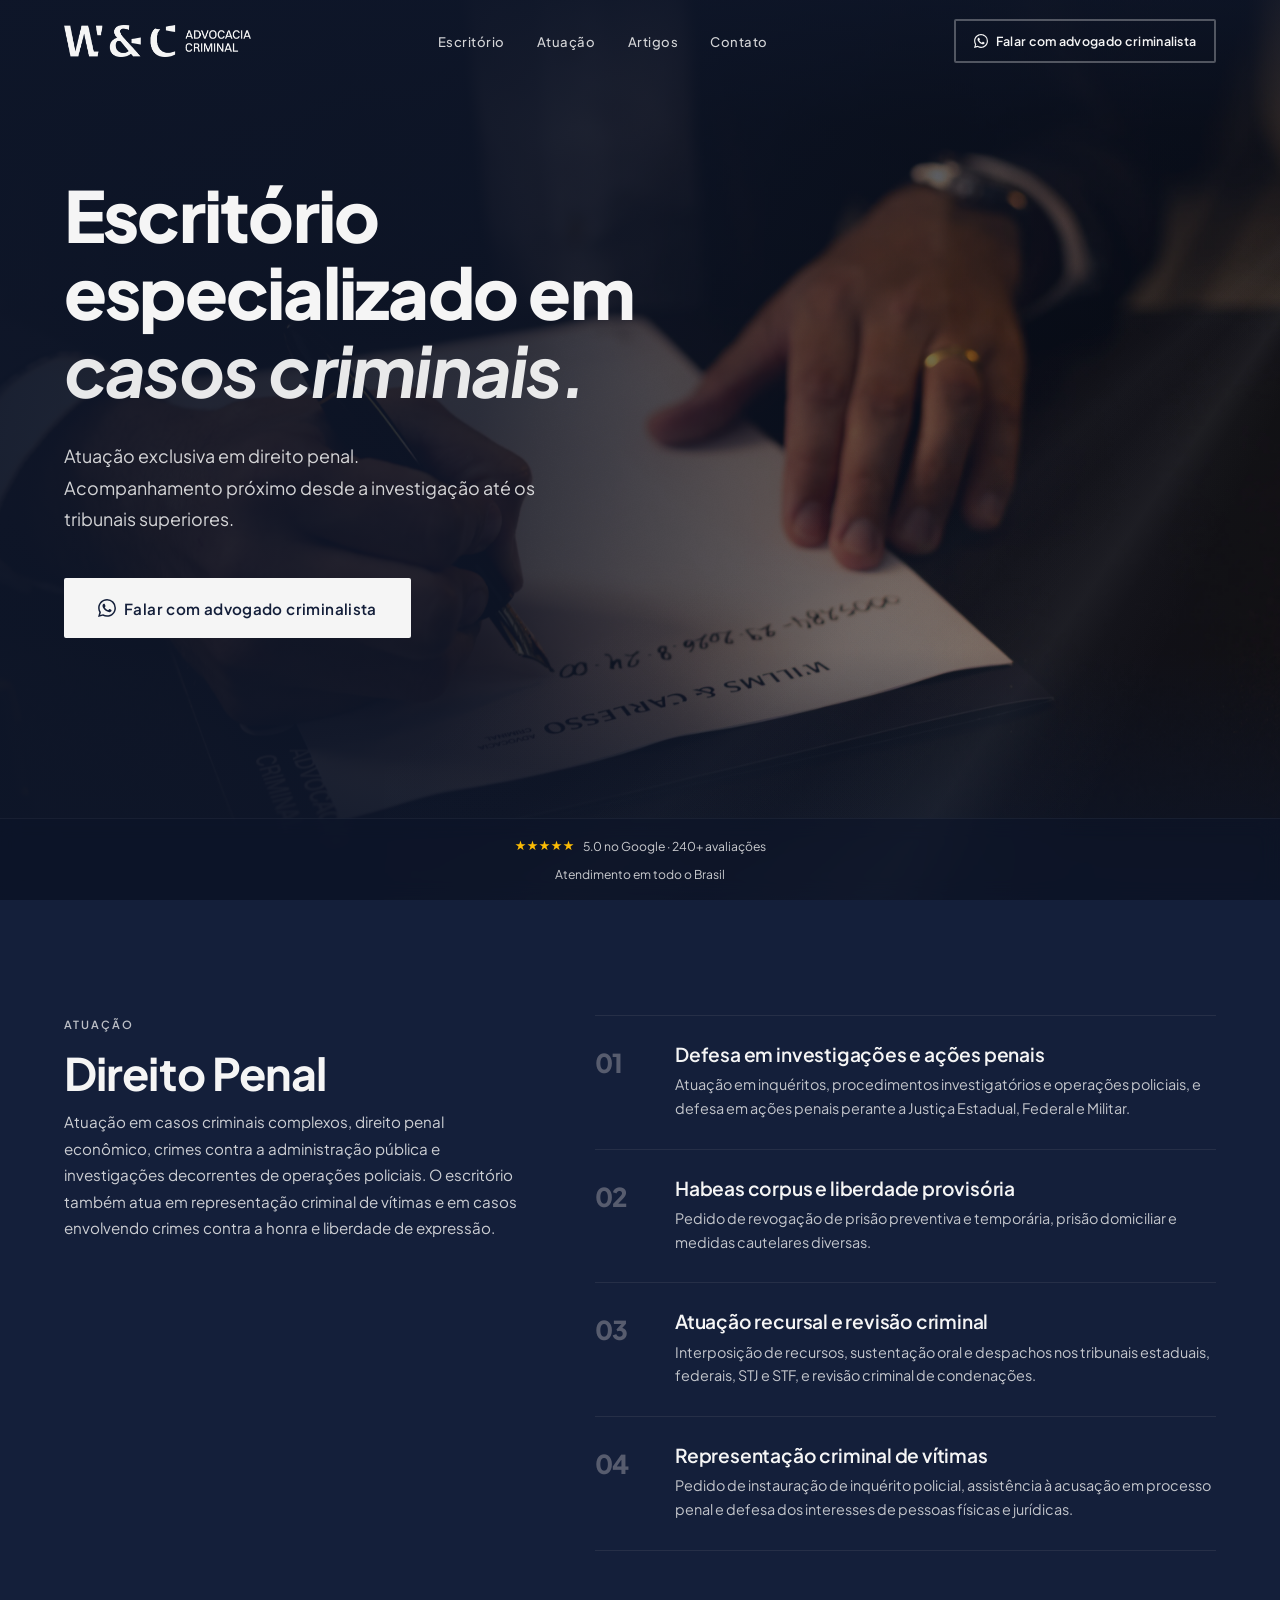
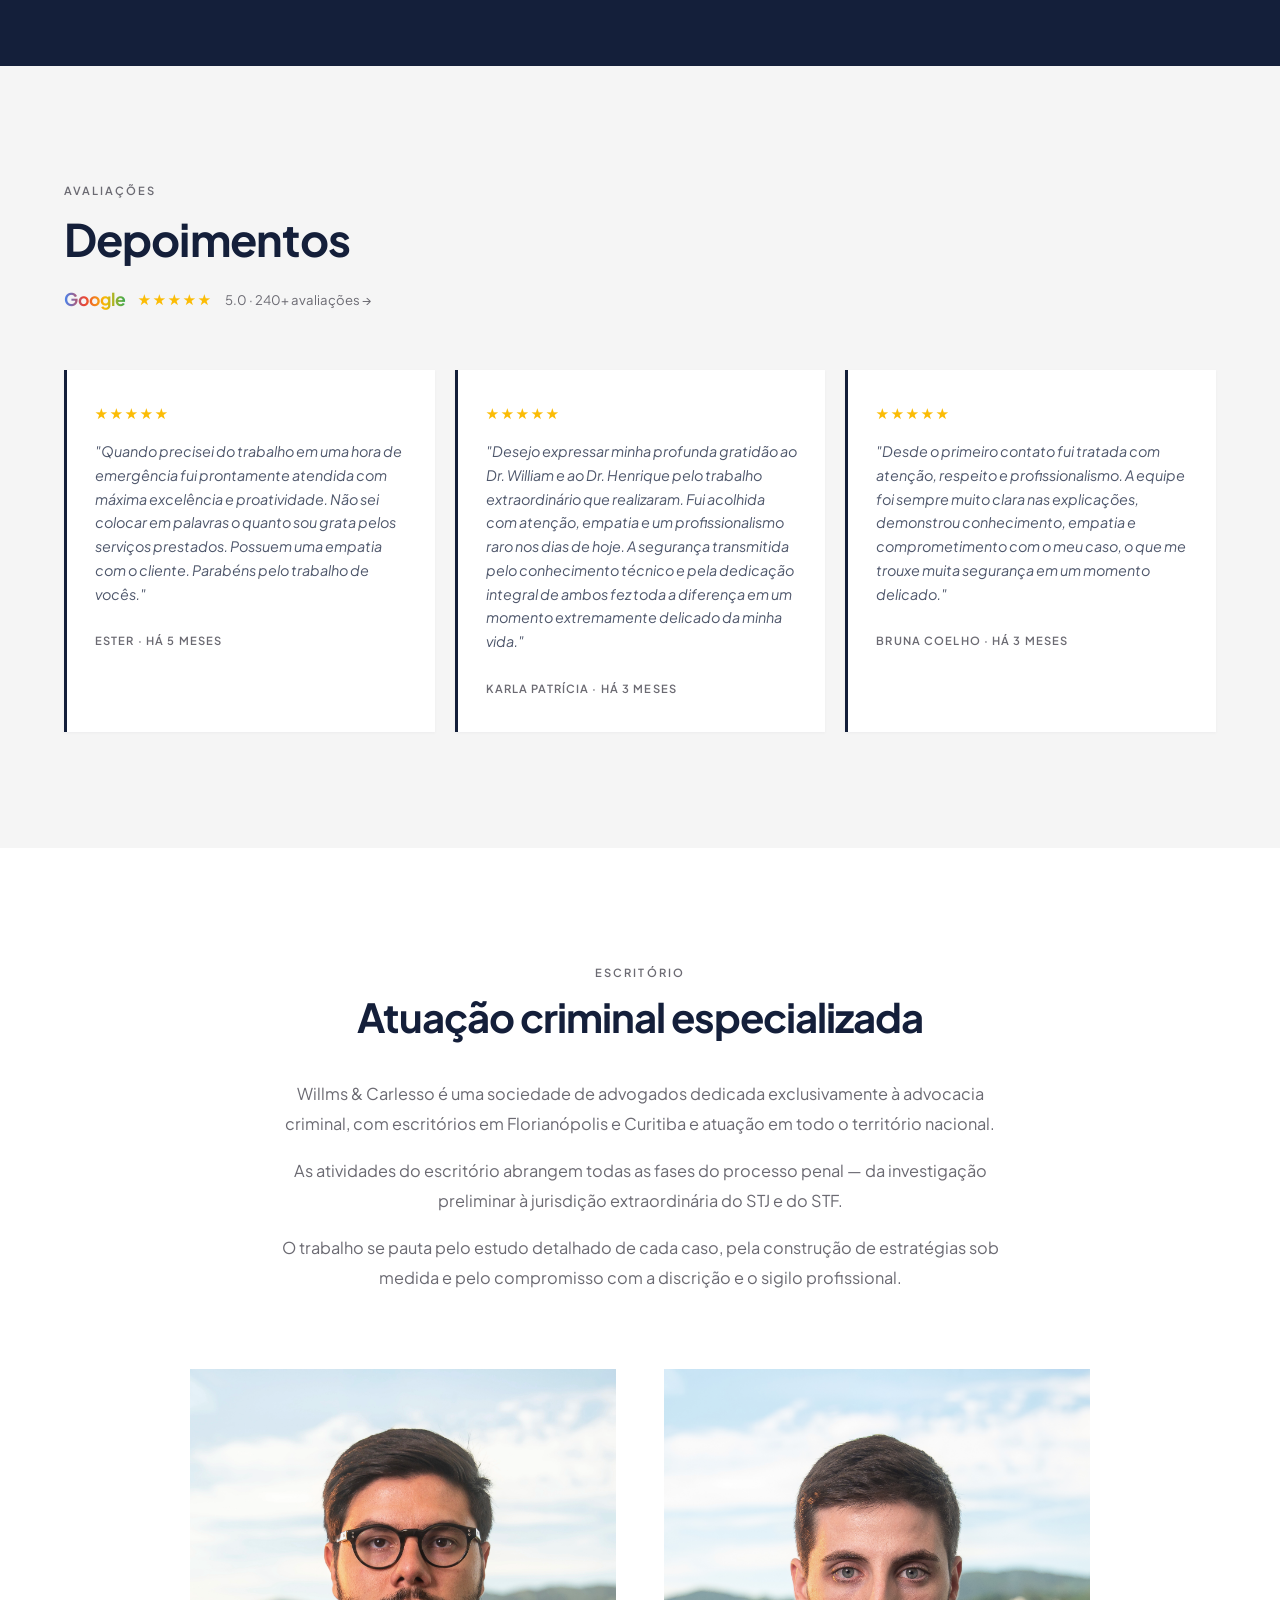
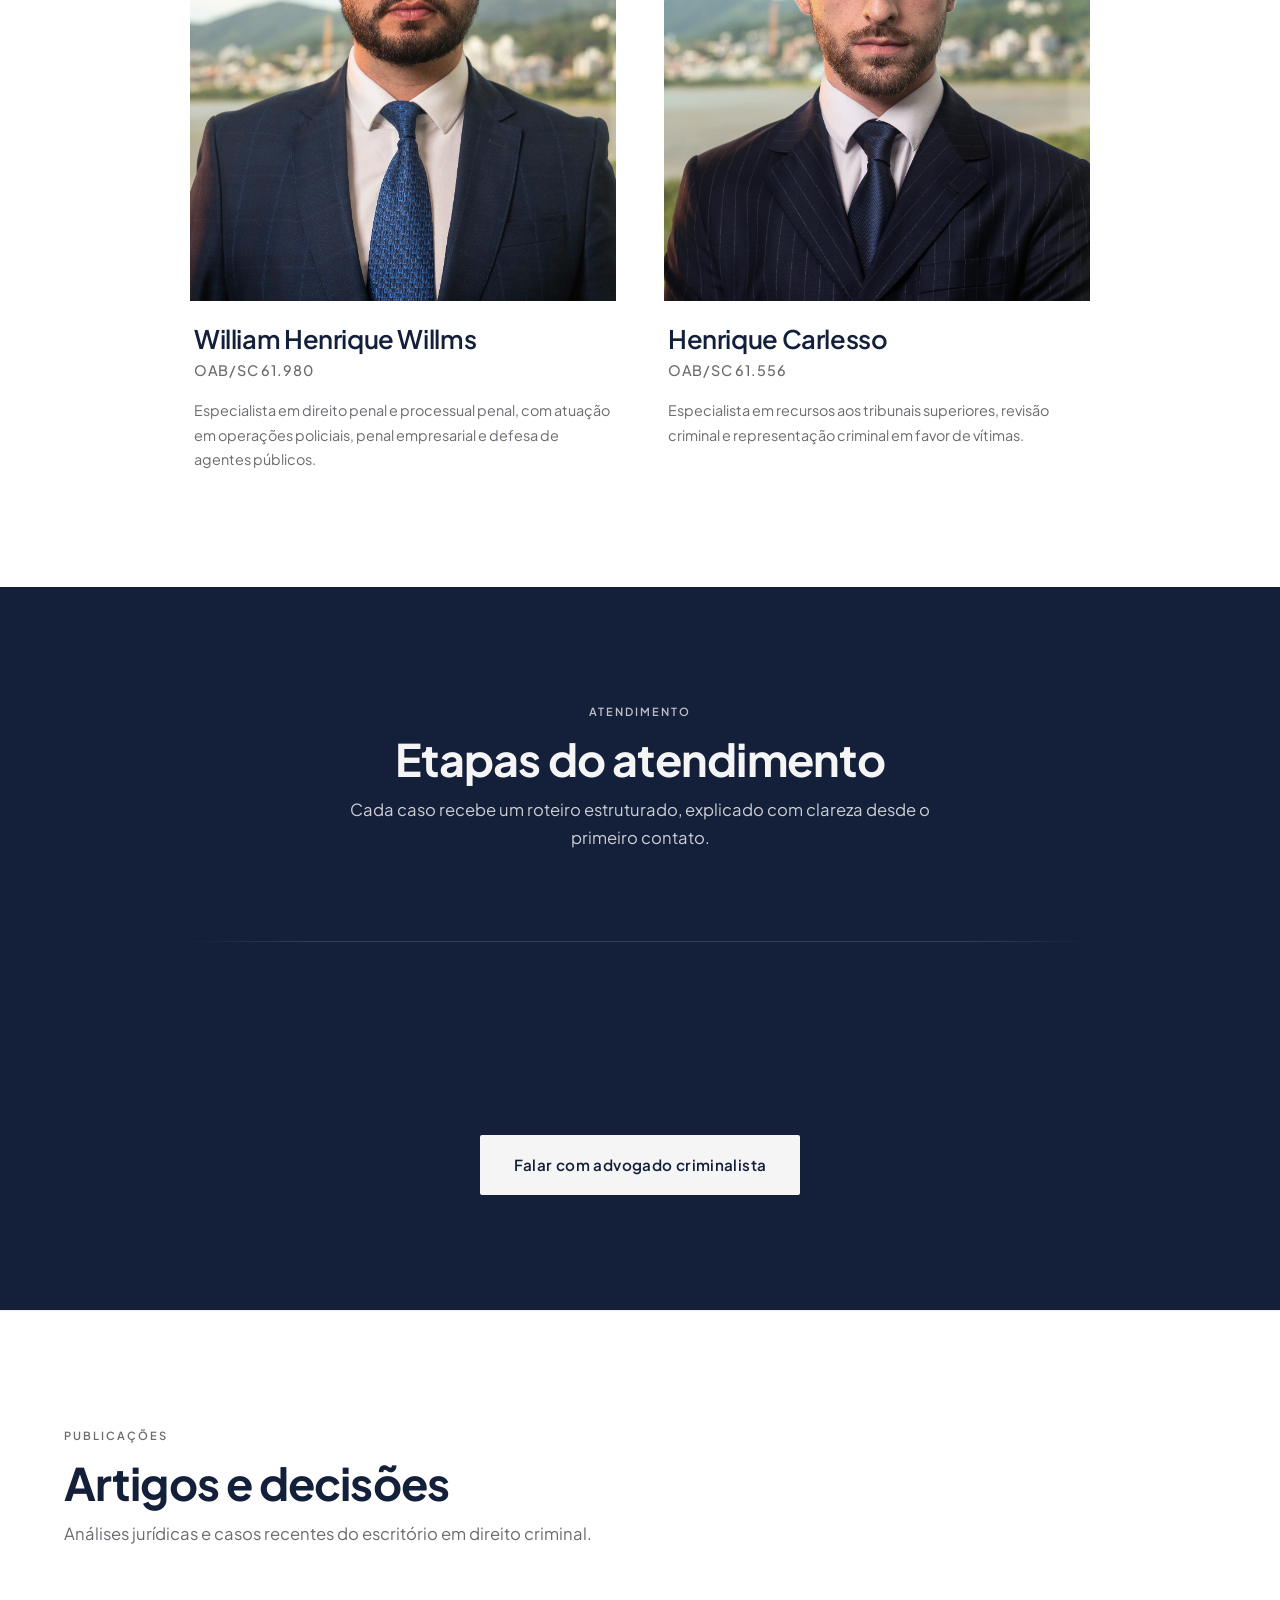
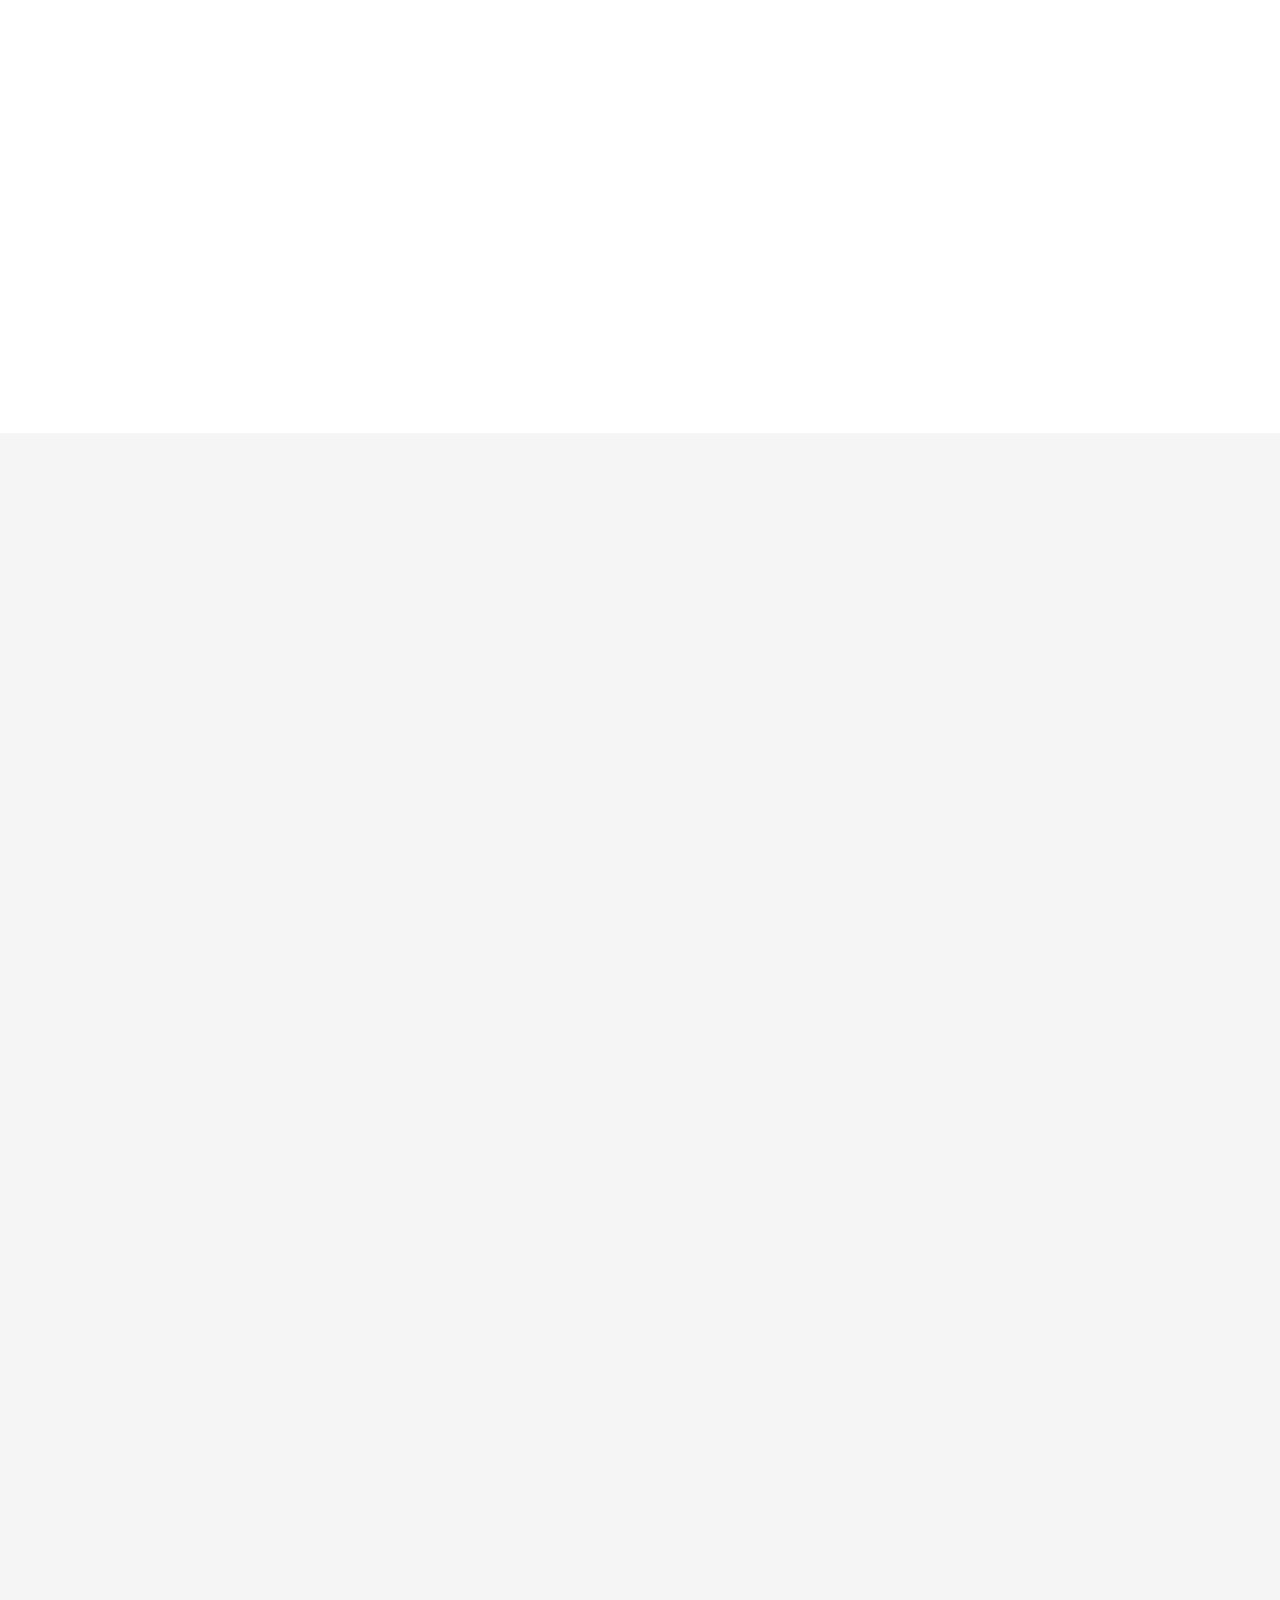
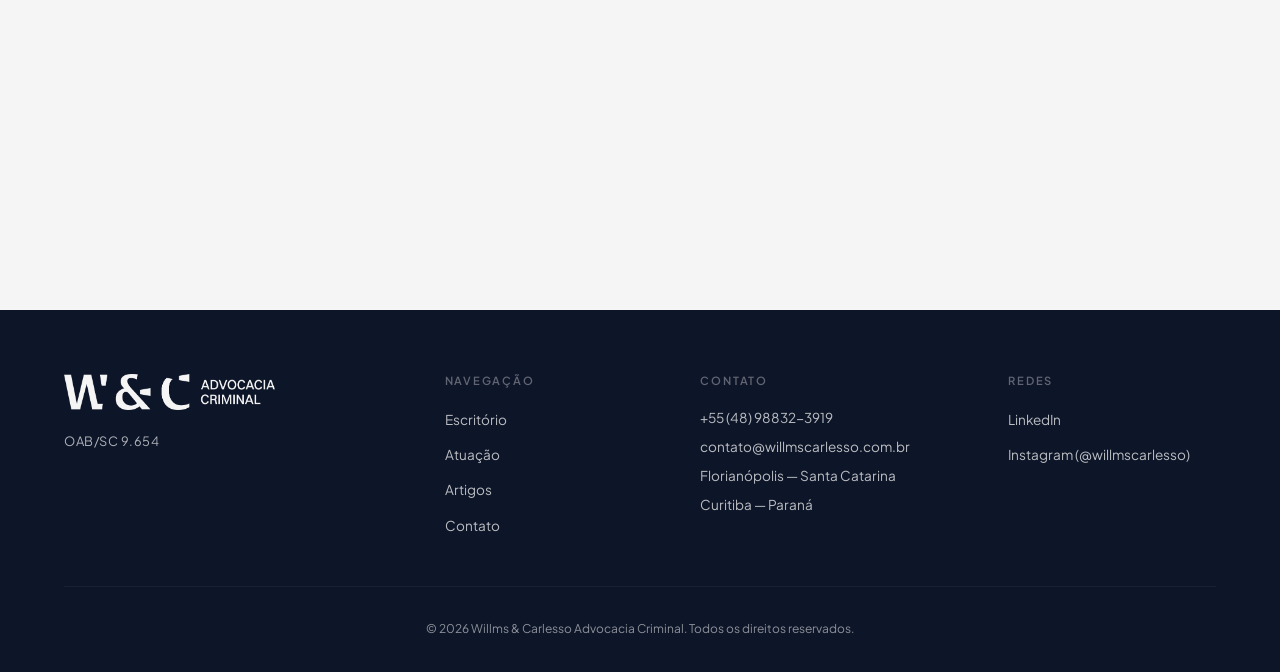
<file: index.html>
<!DOCTYPE html>
<html lang="pt-BR">
<head>
  <!-- Google Tag Manager -->
<script>(function(w,d,s,l,i){w[l]=w[l]||[];w[l].push({'gtm.start':
new Date().getTime(),event:'gtm.js'});var f=d.getElementsByTagName(s)[0],
j=d.createElement(s),dl=l!='dataLayer'?'&l='+l:'';j.async=true;j.src=
'https://www.googletagmanager.com/gtm.js?id='+i+dl;f.parentNode.insertBefore(j,f);
})(window,document,'script','dataLayer','GTM-P22WGXG4');</script>
<!-- End Google Tag Manager -->
  <meta charset="UTF-8">
  <meta name="viewport" content="width=device-width, initial-scale=1.0">
  <title>Willms & Carlesso | Advocacia Criminal em Florianópolis e Curitiba</title>
  <meta name="description" content="Escritório especializado em direito penal, com atuação em crimes empresariais, financeiros, contra a administração pública e representação criminal de vítimas. Atendimento em todo o Brasil.">
  <meta name="robots" content="index, follow">

  <meta property="og:title" content="Willms & Carlesso — Advocacia Criminal">
  <meta property="og:description" content="Atuação exclusiva em direito penal. Florianópolis, Curitiba e atendimento em todo o Brasil.">
  <meta property="og:image" content="img/logo/Siglas_completas.png">
  <meta property="og:type" content="website">
  <meta property="og:locale" content="pt_BR">

  <link rel="preconnect" href="https://fonts.googleapis.com">
  <link rel="preconnect" href="https://fonts.gstatic.com" crossorigin>
  <link href="https://fonts.googleapis.com/css2?family=Plus+Jakarta+Sans:ital,wght@0,300;0,400;0,500;0,600;0,700;0,800;1,400&display=swap" rel="stylesheet">
  <link rel="preconnect" href="https://api.fontshare.com">
  <link href="https://api.fontshare.com/v2/css?f[]=switzer@400,500,600,700&display=swap" rel="stylesheet">

  <link rel="stylesheet" href="css/style.css">

  <!-- ===== Schema.org JSON-LD ===== -->
  <script type="application/ld+json">
  {
    "@context": "https://schema.org",
    "@graph": [
      {
        "@type": "LegalService",
        "@id": "https://w-cadv.vercel.app/#legalservice",
        "name": "Willms & Carlesso Advocacia Criminal",
        "alternateName": "Willms & Carlesso",
        "description": "Escritório especializado em direito penal, com atuação em crimes empresariais, financeiros, contra a administração pública e representação criminal de vítimas. Atendimento em todo o Brasil.",
        "url": "https://w-cadv.vercel.app/",
        "logo": "https://w-cadv.vercel.app/img/logo/Siglas_completas.png",
        "image": "https://w-cadv.vercel.app/img/logo/Siglas_completas.png",
        "telephone": "+55-48-98832-3919",
        "email": "contato@willmscarlesso.com.br",
        "priceRange": "$$$",
        "areaServed": {
          "@type": "Country",
          "name": "Brasil"
        },
        "knowsLanguage": "pt-BR",
        "founder": [
          { "@id": "https://w-cadv.vercel.app/#attorney-willms" },
          { "@id": "https://w-cadv.vercel.app/#attorney-carlesso" }
        ],
        "employee": [
          { "@id": "https://w-cadv.vercel.app/#attorney-willms" },
          { "@id": "https://w-cadv.vercel.app/#attorney-carlesso" }
        ],
        "location": [
          { "@id": "https://w-cadv.vercel.app/#office-florianopolis" },
          { "@id": "https://w-cadv.vercel.app/#office-curitiba" }
        ],
        "sameAs": [
          "https://www.linkedin.com/company/wscadvocaciacriminal/",
          "https://instagram.com/willmscarlesso"
        ],
        "aggregateRating": {
          "@type": "AggregateRating",
          "ratingValue": "5.0",
          "reviewCount": "240",
          "bestRating": "5",
          "worstRating": "1"
        }
      },
      {
        "@type": "Attorney",
        "@id": "https://w-cadv.vercel.app/#attorney-willms",
        "name": "William Henrique Willms",
        "jobTitle": "Sócio Fundador",
        "image": "https://w-cadv.vercel.app/img/equipe/william.webp",
        "telephone": "+55-48-99946-4342",
        "worksFor": { "@id": "https://w-cadv.vercel.app/#legalservice" },
        "knowsAbout": [
          "Direito Penal",
          "Direito Processual Penal",
          "Operações Policiais",
          "Direito Penal Empresarial",
          "Defesa de Agentes Públicos"
        ],
        "hasCredential": {
          "@type": "EducationalOccupationalCredential",
          "credentialCategory": "OAB/SC 61.980"
        }
      },
      {
        "@type": "Attorney",
        "@id": "https://w-cadv.vercel.app/#attorney-carlesso",
        "name": "Henrique Carlesso",
        "jobTitle": "Sócio Fundador",
        "image": "https://w-cadv.vercel.app/img/equipe/henrique.webp",
        "telephone": "+55-48-99612-2773",
        "worksFor": { "@id": "https://w-cadv.vercel.app/#legalservice" },
        "knowsAbout": [
          "Direito Penal",
          "Recursos em Tribunais Superiores",
          "Revisão Criminal",
          "Representação Criminal de Vítimas"
        ],
        "hasCredential": {
          "@type": "EducationalOccupationalCredential",
          "credentialCategory": "OAB/SC 61.556"
        }
      },
      {
        "@type": "LocalBusiness",
        "@id": "https://w-cadv.vercel.app/#office-florianopolis",
        "name": "Willms & Carlesso — Florianópolis",
        "parentOrganization": { "@id": "https://w-cadv.vercel.app/#legalservice" },
        "telephone": "+55-48-98832-3919",
        "email": "contato@willmscarlesso.com.br",
        "address": {
          "@type": "PostalAddress",
          "streetAddress": "R. Idalina Pereira dos Santos, 67, Sala 902",
          "addressLocality": "Florianópolis",
          "addressRegion": "SC",
          "postalCode": "88025-260",
          "addressCountry": "BR"
        },
        "geo": {
          "@type": "GeoCoordinates",
          "latitude": "-27.576667",
          "longitude": "-48.529680"
        }
      },
      {
        "@type": "LocalBusiness",
        "@id": "https://w-cadv.vercel.app/#office-curitiba",
        "name": "Willms & Carlesso — Curitiba",
        "parentOrganization": { "@id": "https://w-cadv.vercel.app/#legalservice" },
        "telephone": "+55-48-98832-3919",
        "email": "contato@willmscarlesso.com.br",
        "address": {
          "@type": "PostalAddress",
          "streetAddress": "Av. Jaime Reis, 176",
          "addressLocality": "Curitiba",
          "addressRegion": "PR",
          "postalCode": "80510-010",
          "addressCountry": "BR"
        }
      }
    ]
  }
  </script>
</head>
<body>
<!-- Google Tag Manager (noscript) -->
<noscript><iframe src="https://www.googletagmanager.com/ns.html?id=GTM-P22WGXG4"
height="0" width="0" style="display:none;visibility:hidden"></iframe></noscript>
<!-- End Google Tag Manager (noscript) -->
  <!-- ===== NAVIGATION ===== -->
  <nav class="nav" id="nav">
    <div class="nav__inner">
      <a href="#" class="nav__logo">
        <img src="img/logo/Siglas_completas.png" alt="Willms & Carlesso Advocacia Criminal" class="logo-img">
      </a>
      <ul class="nav__menu" id="navMenu">
        <li><a href="#sobre"       class="nav__link">Escritório</a></li>
        <li><a href="#areas"       class="nav__link">Atuação</a></li>
        <li><a href="#artigos"     class="nav__link">Artigos</a></li>
        <li><a href="#contato"     class="nav__link">Contato</a></li>
      </ul>
      <a href="https://wa.me/5548988323919" target="_blank" rel="noopener" class="btn btn--outline-light nav__cta">
        <svg width="14" height="14" viewBox="0 0 24 24" fill="currentColor" aria-hidden="true"><path d="M17.472 14.382c-.297-.149-1.758-.867-2.03-.967-.273-.099-.471-.148-.67.15-.197.297-.767.966-.94 1.164-.173.199-.347.223-.644.075-.297-.15-1.255-.463-2.39-1.475-.883-.788-1.48-1.761-1.653-2.059-.173-.297-.018-.458.13-.606.134-.133.298-.347.446-.52.149-.174.198-.298.298-.497.099-.198.05-.371-.025-.52-.075-.149-.669-1.612-.916-2.207-.242-.579-.487-.5-.669-.51-.173-.008-.371-.01-.57-.01-.198 0-.52.074-.792.372-.272.297-1.04 1.016-1.04 2.479 0 1.462 1.065 2.875 1.213 3.074.149.198 2.096 3.2 5.077 4.487.709.306 1.262.489 1.694.625.712.227 1.36.195 1.871.118.571-.085 1.758-.719 2.006-1.413.248-.694.248-1.289.173-1.413-.074-.124-.272-.198-.57-.347m-5.421 7.403h-.004a9.87 9.87 0 01-5.031-1.378l-.361-.214-3.741.982.998-3.648-.235-.374a9.86 9.86 0 01-1.51-5.26c.001-5.45 4.436-9.884 9.888-9.884 2.64 0 5.122 1.03 6.988 2.898a9.825 9.825 0 012.893 6.994c-.003 5.45-4.437 9.884-9.885 9.884m8.413-18.297A11.815 11.815 0 0012.05 0C5.495 0 .16 5.335.157 11.892c0 2.096.547 4.142 1.588 5.945L.057 24l6.305-1.654a11.882 11.882 0 005.683 1.448h.005c6.554 0 11.89-5.335 11.893-11.893a11.821 11.821 0 00-3.48-8.413z"/></svg>
        Falar com advogado criminalista
      </a>
      <button class="nav__burger" id="navBurger" aria-label="Abrir menu" aria-expanded="false">
        <span></span><span></span><span></span>
      </button>
    </div>
  </nav>

  <!-- ===== HERO ===== -->
  <section class="hero" id="inicio">
    <div class="hero__beam"></div>
    <div class="hero__beam hero__beam--2"></div>

    <div class="hero__grain" aria-hidden="true"></div>

    <div class="hero__container">
      <div class="hero__content reveal">
        <h1 class="hero__title">
          Escritório<br>especializado em<br><em>casos criminais.</em>
        </h1>

        <p class="hero__desc">Atuação exclusiva em direito penal.<br>Acompanhamento próximo desde a investigação até os tribunais superiores.</p>

        <div class="hero__actions">
          <a href="https://wa.me/5548988323919" target="_blank" rel="noopener" class="btn btn--light btn--lg">
            <svg width="18" height="18" viewBox="0 0 24 24" fill="currentColor" aria-hidden="true"><path d="M17.472 14.382c-.297-.149-1.758-.867-2.03-.967-.273-.099-.471-.148-.67.15-.197.297-.767.966-.94 1.164-.173.199-.347.223-.644.075-.297-.15-1.255-.463-2.39-1.475-.883-.788-1.48-1.761-1.653-2.059-.173-.297-.018-.458.13-.606.134-.133.298-.347.446-.52.149-.174.198-.298.298-.497.099-.198.05-.371-.025-.52-.075-.149-.669-1.612-.916-2.207-.242-.579-.487-.5-.669-.51-.173-.008-.371-.01-.57-.01-.198 0-.52.074-.792.372-.272.297-1.04 1.016-1.04 2.479 0 1.462 1.065 2.875 1.213 3.074.149.198 2.096 3.2 5.077 4.487.709.306 1.262.489 1.694.625.712.227 1.36.195 1.871.118.571-.085 1.758-.719 2.006-1.413.248-.694.248-1.289.173-1.413-.074-.124-.272-.198-.57-.347m-5.421 7.403h-.004a9.87 9.87 0 01-5.031-1.378l-.361-.214-3.741.982.998-3.648-.235-.374a9.86 9.86 0 01-1.51-5.26c.001-5.45 4.436-9.884 9.888-9.884 2.64 0 5.122 1.03 6.988 2.898a9.825 9.825 0 012.893 6.994c-.003 5.45-4.437 9.884-9.885 9.884m8.413-18.297A11.815 11.815 0 0012.05 0C5.495 0 .16 5.335.157 11.892c0 2.096.547 4.142 1.588 5.945L.057 24l6.305-1.654a11.882 11.882 0 005.683 1.448h.005c6.554 0 11.89-5.335 11.893-11.893a11.821 11.821 0 00-3.48-8.413z"/></svg>
            Falar com advogado criminalista
          </a>
        </div>
      </div>
    </div>

    <!-- Trust strip ancorado no rodapé do hero -->
    <div class="hero__foot">
      <div class="container">
        <div class="hero__foot-inner hero__foot-inner--stacked">
          <div class="hero__foot-item">
            <a href="https://maps.app.goo.gl/WfPiPPyS5rvXEtYMA" target="_blank" rel="noopener" class="hero__foot-review-link">
              <span class="stars" aria-label="5 estrelas">★★★★★</span>
              <span>5.0 no Google · 240+ avaliações</span>
            </a>
          </div>
          <div class="hero__foot-item">
            <span>Atendimento em todo o Brasil</span>
          </div>
        </div>
      </div>
    </div>
  </section>

  <!-- ===== ÁREAS — layout editorial duas colunas ===== -->
  <section class="section areas" id="areas">
    <div class="container">
      <div class="areas__layout">

        <!-- Intro sticky à esquerda -->
        <div class="areas__intro reveal">
          <div class="section-header section-header--light">
            <span class="eyebrow eyebrow--light">ATUAÇÃO</span>
            <h2>Direito Penal</h2>
            <p>Atuação em casos criminais complexos, direito penal econômico, crimes contra a administração pública e investigações decorrentes de operações policiais. O escritório também atua em representação criminal de vítimas e em casos envolvendo crimes contra a honra e liberdade de expressão.</p>
          </div>
        </div>

        <!-- Lista de áreas à direita -->
        <ol class="areas__list">
          <li class="area-row reveal">
            <span class="area-row__n" aria-hidden="true">01</span>
            <div class="area-row__body">
              <h3>Defesa em investigações e ações penais</h3>
              <p>Atuação em inquéritos, procedimentos investigatórios e operações policiais, e defesa em ações penais perante a Justiça Estadual, Federal e Militar.</p>
            </div>
          </li>
          <li class="area-row reveal">
            <span class="area-row__n" aria-hidden="true">02</span>
            <div class="area-row__body">
              <h3>Habeas corpus e liberdade provisória</h3>
              <p>Pedido de revogação de prisão preventiva e temporária, prisão domiciliar e medidas cautelares diversas.</p>
            </div>
          </li>
          <li class="area-row reveal">
            <span class="area-row__n" aria-hidden="true">03</span>
            <div class="area-row__body">
              <h3>Atuação recursal e revisão criminal</h3>
              <p>Interposição de recursos, sustentação oral e despachos nos tribunais estaduais, federais, STJ e STF, e revisão criminal de condenações.</p>
            </div>
          </li>
          <li class="area-row reveal">
            <span class="area-row__n" aria-hidden="true">04</span>
            <div class="area-row__body">
              <h3>Representação criminal de vítimas</h3>
              <p>Pedido de instauração de inquérito policial, assistência à acusação em processo penal e defesa dos interesses de pessoas físicas e jurídicas.</p>
            </div>
          </li>
        </ol>

      </div>
    </div>
  </section>

  <!-- ===== DEPOIMENTOS ===== -->
  <section class="section depoimentos" id="depoimentos">
    <div class="container">
      <div class="section-header">
        <span class="eyebrow">AVALIAÇÕES</span>
        <h2>Depoimentos</h2>
        <a href="https://maps.app.goo.gl/WfPiPPyS5rvXEtYMA" target="_blank" rel="noopener" class="google-badge">
          <span class="google-badge__logo">Google</span>
          <span class="stars" aria-label="5 estrelas">★★★★★</span>
          <span class="google-badge__info">5.0 · 240+ avaliações →</span>
        </a>
      </div>
      <div class="depoimentos__grid" id="depoimentosTrack">
        <div class="dep-card reveal">
          <span class="stars" aria-hidden="true">★★★★★</span>
          <p>"Quando precisei do trabalho em uma hora de emergência fui prontamente atendida com máxima excelência e proatividade. Não sei colocar em palavras o quanto sou grata pelos serviços prestados. Possuem uma empatia com o cliente. Parabéns pelo trabalho de vocês."</p>
          <span class="dep-card__author">Ester · há 5 meses</span>
        </div>
        <div class="dep-card reveal">
          <span class="stars" aria-hidden="true">★★★★★</span>
          <p>"Desejo expressar minha profunda gratidão ao Dr. William e ao Dr. Henrique pelo trabalho extraordinário que realizaram. Fui acolhida com atenção, empatia e um profissionalismo raro nos dias de hoje. A segurança transmitida pelo conhecimento técnico e pela dedicação integral de ambos fez toda a diferença em um momento extremamente delicado da minha vida."</p>
          <span class="dep-card__author">Karla Patrícia · há 3 meses</span>
        </div>
        <div class="dep-card reveal">
          <span class="stars" aria-hidden="true">★★★★★</span>
          <p>"Desde o primeiro contato fui tratada com atenção, respeito e profissionalismo. A equipe foi sempre muito clara nas explicações, demonstrou conhecimento, empatia e comprometimento com o meu caso, o que me trouxe muita segurança em um momento delicado."</p>
          <span class="dep-card__author">Bruna Coelho · há 3 meses</span>
        </div>
      </div>
      <!-- Dots indicadores do carrossel (só visíveis no mobile via CSS) -->
      <div class="depoimentos__dots" id="depoimentosDots" aria-hidden="true"></div>
    </div>
  </section>

  <!-- ===== ESCRITÓRIO (Sobre + Equipe consolidados) ===== -->
  <section class="section sobre" id="sobre">
    <div class="container">

      <!-- Intro editorial centralizado -->
      <div class="sobre__intro reveal">
        <div class="section-header">
          <span class="eyebrow">ESCRITÓRIO</span>
          <h2>Atuação criminal especializada</h2>
        </div>
        <div class="sobre__lead">
          <p>Willms &amp; Carlesso é uma sociedade de advogados dedicada exclusivamente à advocacia criminal, com escritórios em Florianópolis e Curitiba e atuação em todo o território nacional.</p>
          <p>As atividades do escritório abrangem todas as fases do processo penal — da investigação preliminar à jurisdição extraordinária do STJ e do STF.</p>
          <p>O trabalho se pauta pelo estudo detalhado de cada caso, pela construção de estratégias sob medida e pelo compromisso com a discrição e o sigilo profissional.</p>
        </div>
      </div>

      <!-- Sócios -->
      <div class="equipe__grid">
        <div class="adv-card reveal">
          <div class="adv-card__photo">
            <img src="img/equipe/william.webp" alt="William Henrique Willms" loading="lazy">
          </div>
          <div class="adv-card__body">
            <h3>William Henrique Willms</h3>
            <p class="adv-card__oab">OAB/SC 61.980</p>
            <p>Especialista em direito penal e processual penal, com atuação em operações policiais, penal empresarial e defesa de agentes públicos.</p>
          </div>
        </div>
        <div class="adv-card reveal reveal--delay">
          <div class="adv-card__photo">
            <img src="img/equipe/henrique.webp" alt="Henrique Carlesso" loading="lazy">
          </div>
          <div class="adv-card__body">
            <h3>Henrique Carlesso</h3>
            <p class="adv-card__oab">OAB/SC 61.556</p>
            <p>Especialista em recursos aos tribunais superiores, revisão criminal e representação criminal em favor de vítimas.</p>
          </div>
        </div>
      </div>

    </div>
  </section>

  <!-- ===== METODOLOGIA ===== -->
  <section class="section metodologia" id="metodologia">
    <div class="container">
      <div class="section-header section-header--light">
        <span class="eyebrow eyebrow--light">ATENDIMENTO</span>
        <h2>Etapas do atendimento</h2>
        <p>Cada caso recebe um roteiro estruturado, explicado com clareza desde o primeiro contato.</p>
      </div>
      <div class="steps">
        <div class="step reveal">
          <div class="step__num">01</div>
          <div class="step__body">
            <h3>Análise do caso</h3>
            <p>Estudo detalhado dos fatos, documentos e contexto jurídico.</p>
          </div>
        </div>
        <div class="step reveal">
          <div class="step__num">02</div>
          <div class="step__body">
            <h3>Definição de estratégia</h3>
            <p>Construção da tese defensiva mais adequada ao caso concreto.</p>
          </div>
        </div>
        <div class="step reveal">
          <div class="step__num">03</div>
          <div class="step__body">
            <h3>Atuação técnica</h3>
            <p>Audiências, petições e manifestações em todas as instâncias.</p>
          </div>
        </div>
        <div class="step reveal">
          <div class="step__num">04</div>
          <div class="step__body">
            <h3>Acompanhamento próximo</h3>
            <p>Comunicação clara sobre cada etapa e decisão do processo.</p>
          </div>
        </div>
      </div>
      <div class="metodologia__cta">
        <a href="https://wa.me/5548988323919" target="_blank" rel="noopener" class="btn btn--light btn--lg">
          Falar com advogado criminalista
        </a>
      </div>
    </div>
  </section>

  <!-- ===== ARTIGOS ===== -->
  <section class="section artigos" id="artigos">
    <div class="container">
      <div class="section-header">
        <span class="eyebrow">PUBLICAÇÕES</span>
        <h2>Artigos e decisões</h2>
        <p>Análises jurídicas e casos recentes do escritório em direito criminal.</p>
      </div>
      <div class="artigos__grid">
        <a href="artigos/justica-ceara.html" class="art-card art-card--text reveal">
          <div class="art-card__body">
            <span class="art-card__meta">William Willms</span>
            <h3>Justiça do Ceará revoga prisão preventiva de nove acusados de tráfico de drogas</h3>
            <p>O juízo da Vara de Delitos de Organizações Criminosas de Fortaleza deu provimento a Habeas Corpus que pedia a revogação da prisão preventiva.</p>
            <span class="art-card__link">Ler artigo →</span>
          </div>
        </a>
        <a href="artigos/pagamento-integral.html" class="art-card art-card--text reveal reveal--delay">
          <div class="art-card__body">
            <span class="art-card__meta">William Willms</span>
            <h3>Extinção da punibilidade do acusado pelo pagamento integral do débito tributário</h3>
            <p>Análise da possibilidade jurídica trazida pela Lei nº 10.684/2003 sobre a extinção da punibilidade em crimes tributários.</p>
            <span class="art-card__link">Ler artigo →</span>
          </div>
        </a>
        <a href="artigos/novas-tendencias.html" class="art-card art-card--text reveal reveal--delay-2">
          <div class="art-card__body">
            <span class="art-card__meta">William Willms</span>
            <h3>Novas tendências à justiça criminal negocial no Brasil</h3>
            <p>Como as inovações da Lei nº 13.964/2019 ampliaram o espaço de consenso e a justiça negocial no processo penal brasileiro.</p>
            <span class="art-card__link">Ler artigo →</span>
          </div>
        </a>
      </div>
    </div>
  </section>

  <!-- ===== CONTATO — duas colunas: cards à esquerda, formulário à direita ===== -->
  <section class="section contato" id="contato">
    <div class="container">

      <!-- Header (sem CTA) -->
      <div class="contato__header reveal">
        <div class="contato__header-text">
          <span class="eyebrow">CONTATO</span>
          <h2>Fale com nossos advogados</h2>
        </div>
      </div>

      <!-- Formulário (largura total) -->
      <div class="contato__form-block reveal">
        <form class="contato__form" id="contatoForm" action="https://hook.eu2.make.com/9iqcch56zucvtjobrfve1x1kkpd3kt9p" method="POST">
          <div class="form-field">
            <label for="form-nome">Nome</label>
            <input type="text" id="form-nome" name="nome" required autocomplete="name">
          </div>
          <div class="form-field">
            <label for="form-tel">Telefone</label>
            <input type="tel" id="form-tel" name="telefone" required autocomplete="tel">
          </div>
          <div class="form-field">
            <label for="form-email">E-mail</label>
            <input type="email" id="form-email" name="email" required autocomplete="email">
          </div>
          <div class="form-field">
            <label for="form-msg">Breve descrição do caso <span class="form-field__hint">(opcional)</span></label>
            <textarea id="form-msg" name="mensagem" rows="4"></textarea>
          </div>
          <button type="submit" class="btn btn--primary btn--lg btn--full" id="contatoSubmit">
            Enviar mensagem
          </button>
          <p class="contato__form-status" id="contatoStatus" role="status" aria-live="polite"></p>
        </form>
      </div>

      <!-- Telefone + email em texto corrido -->
      <div class="contato__inline reveal">
        <a href="tel:+5548988323919" class="contato__inline-item">+55 (48) 98832-3919</a>
        <span class="contato__inline-dot" aria-hidden="true">·</span>
        <a href="mailto:contato@willmscarlesso.com.br" class="contato__inline-item">contato@willmscarlesso.com.br</a>
      </div>

      <!-- Endereços em texto corrido lado a lado -->
      <div class="contato__addresses reveal">
        <div class="contato__address">
          <span class="contato__address-label">FLORIANÓPOLIS — SC</span>
          <p>R. Idalina Pereira dos Santos, 67<br>Sala 902 · Agronômica · CEP 88025-260</p>
        </div>
        <div class="contato__address">
          <span class="contato__address-label">CURITIBA — PR</span>
          <p>Av. Jaime Reis, 176<br>São Francisco · CEP 80510-010</p>
        </div>
      </div>

      <!-- Dois mapas pequenos lado a lado -->
      <div class="contato__maps reveal reveal--delay">
        <div class="contato__map-mini">
          <iframe
            src="https://www.google.com/maps/embed?pb=!1m18!1m12!1m3!1d3536.5437618231035!2d-48.529679823926045!3d-27.57666657625769!2m3!1f0!2f0!3f0!3m2!1i1024!2i768!4f13.1!3m3!1m2!1s0x9527399a91068179%3A0xdb52597b6ddece1!2sWillms%20%26%20Carlesso%20%7C%20Advocacia%20Criminal!5e0!3m2!1spt-PT!2spt!4v1778498440575!5m2!1spt-PT!2spt"
            loading="lazy"
            referrerpolicy="no-referrer-when-downgrade"
            title="Localização do escritório em Florianópolis"
            allowfullscreen>
          </iframe>
          <a href="https://maps.app.goo.gl/3AfqveLmwNY3GWjGA" target="_blank" rel="noopener" class="contato__map-link">
            Como chegar — Florianópolis →
          </a>
        </div>
        <div class="contato__map-mini">
          <iframe
            src="https://www.google.com/maps?q=Av.+Jaime+Reis,+176,+S%C3%A3o+Francisco,+Curitiba,+PR,+80510-010&t=m&z=16&ie=UTF8&iwloc=B&output=embed"
            loading="lazy"
            referrerpolicy="no-referrer-when-downgrade"
            title="Localização do escritório em Curitiba"
            allowfullscreen>
          </iframe>
          <a href="https://www.google.com/maps/search/?api=1&query=Av.+Jaime+Reis,+176,+S%C3%A3o+Francisco,+Curitiba,+PR" target="_blank" rel="noopener" class="contato__map-link">
            Como chegar — Curitiba →
          </a>
        </div>
      </div>

    </div>
  </section>

  <!-- ===== FOOTER ===== -->
  <footer class="footer">
    <div class="container">
      <div class="footer__grid">
        <div class="footer__brand">
          <div class="footer__logo">
            <img src="img/logo/Siglas_completas.png" alt="Willms & Carlesso Advocacia Criminal" class="logo-img logo-img--footer">
          </div>
          <p class="footer__oab">OAB/SC 9.654</p>
        </div>
        <nav class="footer__nav" aria-label="Navegação do rodapé">
          <h4 class="footer__nav-title">Navegação</h4>
          <ul>
            <li><a href="#sobre">Escritório</a></li>
            <li><a href="#areas">Atuação</a></li>
            <li><a href="#artigos">Artigos</a></li>
            <li><a href="#contato">Contato</a></li>
          </ul>
        </nav>
        <div class="footer__contact">
          <h4 class="footer__nav-title">Contato</h4>
          <p>+55 (48) 98832-3919</p>
          <p>contato@willmscarlesso.com.br</p>
          <p>Florianópolis — Santa Catarina</p>
          <p>Curitiba — Paraná</p>
        </div>
        <div class="footer__redes">
          <h4 class="footer__nav-title">Redes</h4>
          <ul>
            <li><a href="https://www.linkedin.com/company/wscadvocaciacriminal/" target="_blank" rel="noopener">LinkedIn</a></li>
            <li><a href="https://instagram.com/willmscarlesso" target="_blank" rel="noopener">Instagram (@willmscarlesso)</a></li>
          </ul>
        </div>
      </div>
      <div class="footer__bottom">
        <p>© 2026 Willms &amp; Carlesso Advocacia Criminal. Todos os direitos reservados.</p>
      </div>
    </div>
  </footer>

  <!-- ===== FLOAT WHATSAPP ===== -->
  <a href="https://wa.me/5548988323919" target="_blank" rel="noopener" class="wa-float" aria-label="Falar pelo WhatsApp">
    <svg viewBox="0 0 24 24" fill="currentColor" width="26" height="26" aria-hidden="true"><path d="M17.472 14.382c-.297-.149-1.758-.867-2.03-.967-.273-.099-.471-.148-.67.15-.197.297-.767.966-.94 1.164-.173.199-.347.223-.644.075-.297-.15-1.255-.463-2.39-1.475-.883-.788-1.48-1.761-1.653-2.059-.173-.297-.018-.458.13-.606.134-.133.298-.347.446-.52.149-.174.198-.298.298-.497.099-.198.05-.371-.025-.52-.075-.149-.669-1.612-.916-2.207-.242-.579-.487-.5-.669-.51-.173-.008-.371-.01-.57-.01-.198 0-.52.074-.792.372-.272.297-1.04 1.016-1.04 2.479 0 1.462 1.065 2.875 1.213 3.074.149.198 2.096 3.2 5.077 4.487.709.306 1.262.489 1.694.625.712.227 1.36.195 1.871.118.571-.085 1.758-.719 2.006-1.413.248-.694.248-1.289.173-1.413-.074-.124-.272-.198-.57-.347m-5.421 7.403h-.004a9.87 9.87 0 01-5.031-1.378l-.361-.214-3.741.982.998-3.648-.235-.374a9.86 9.86 0 01-1.51-5.26c.001-5.45 4.436-9.884 9.888-9.884 2.64 0 5.122 1.03 6.988 2.898a9.825 9.825 0 012.893 6.994c-.003 5.45-4.437 9.884-9.885 9.884m8.413-18.297A11.815 11.815 0 0012.05 0C5.495 0 .16 5.335.157 11.892c0 2.096.547 4.142 1.588 5.945L.057 24l6.305-1.654a11.882 11.882 0 005.683 1.448h.005c6.554 0 11.89-5.335 11.893-11.893a11.821 11.821 0 00-3.48-8.413z"/></svg>
  </a>

  <script src="js/main.js"></script>
</body>
</file>
<file: css/style.css>
/* ============================================================
   WILLMS & CARLESSO — Landing Page Styles
   Brand Manual: Mar.2026 · Danke Design
   ============================================================ */

/* ---- Custom Properties ---- */
:root {
  --navy:      #141F3A;
  --navy-2:    #0D1528;
  --navy-3:    #1a2848;
  --gray:      #A8A7AF;
  --gray-2:    #6B6A72;
  --gray-3:    #D4D3D9;
  --off-white: #F5F5F5;
  --white:     #FFFFFF;

  --font-h: 'Plus Jakarta Sans', system-ui, -apple-system, sans-serif;
  --font-b: 'Switzer', 'Plus Jakarta Sans', system-ui, sans-serif;

  --max-w:     1280px;
  --pad-x:     clamp(1.25rem, 5vw, 4rem);
  --section-y: clamp(5rem, 9vw, 8rem);

  --ease: cubic-bezier(.22,.68,0,1.2);
  --dur:  .3s;
}

/* ============================================================
   RESET
   ============================================================ */
*, *::before, *::after { margin: 0; padding: 0; box-sizing: border-box; }
html { scroll-behavior: smooth; font-size: 16px; }
body {
  font-family: var(--font-b);
  color: var(--navy);
  background: var(--white);
  line-height: 1.65;
  overflow-x: hidden;
  -webkit-font-smoothing: antialiased;
  -moz-osx-font-smoothing: grayscale;
}
img  { max-width: 100%; display: block; }
a    { text-decoration: none; color: inherit; }
ul   { list-style: none; }
button { cursor: pointer; border: none; background: none; font-family: inherit; }

/* ============================================================
   TYPOGRAPHY
   ============================================================ */
h1, h2, h3, h4 {
  font-family: var(--font-h);
  line-height: 1.1;
  letter-spacing: -.02em;
}
h1 { font-size: clamp(2.1rem, 5.5vw, 4.5rem); font-weight: 800; }
h2 { font-size: clamp(1.9rem, 3.5vw, 3rem);   font-weight: 700; }
h3 { font-size: clamp(1.1rem, 1.8vw, 1.4rem); font-weight: 600; letter-spacing: -.01em; }
p  {
  font-family: var(--font-b);
  font-size: clamp(.9rem, 1.3vw, 1.05rem);
  line-height: 1.72;
  color: var(--gray-2);
}

/* ============================================================
   UTILITIES
   ============================================================ */
.container {
  max-width: var(--max-w);
  margin: 0 auto;
  padding: 0 var(--pad-x);
}
.section { padding: var(--section-y) 0; }

/* Anchor scroll offset so sections clear the fixed nav */
section[id] { scroll-margin-top: 80px; }

.eyebrow {
  display: block;
  font-family: var(--font-b);
  font-size: .7rem;
  font-weight: 600;
  letter-spacing: .18em;
  text-transform: uppercase;
  color: var(--gray-2);
  margin-bottom: .875rem;
}
.eyebrow--light { color: rgba(245,245,245,.75); }

.section-header          { max-width: 640px; margin-bottom: clamp(2.25rem, 5vw, 3.5rem); }
.section-header h2       { margin-bottom: .4rem; }
.section-header p        { margin-top: .75rem; }
.section-header--light h2 { color: var(--off-white); }
.section-header--light p  { color: rgba(245,245,245,.82); }

.stars { color: #FBBC05; font-size: .9rem; letter-spacing: 2px; }

/* ============================================================
   REVEAL ANIMATIONS
   ============================================================ */
.reveal {
  opacity: 0;
  transform: translateY(24px);
  transition: opacity .6s ease, transform .6s ease;
}
.reveal.visible          { opacity: 1; transform: translateY(0); }
.reveal--delay.visible   { transition-delay: .1s; }
.reveal--delay-2.visible { transition-delay: .2s; }

@media (prefers-reduced-motion: reduce) {
  .reveal { opacity: 1; transform: none; transition: none; }
  html { scroll-behavior: auto; }
  .hero__beam, .hero__beam--2 { animation: none; }
}

/* ============================================================
   BUTTONS
   ============================================================ */
.btn {
  display: inline-flex;
  align-items: center;
  justify-content: center;
  gap: .5rem;
  min-height: 44px;
  padding: .8rem 1.6rem;
  font-family: var(--font-b);
  font-size: .875rem;
  font-weight: 600;
  letter-spacing: .025em;
  border-radius: 2px;
  border: 2px solid transparent;
  transition: background var(--dur), border-color var(--dur), color var(--dur),
              transform var(--dur) var(--ease), box-shadow var(--dur);
  white-space: nowrap;
}
.btn:hover  { transform: translateY(-2px); }
.btn:active { transform: translateY(0); }

.btn--primary {
  background: var(--navy); color: var(--off-white); border-color: var(--navy);
}
.btn--primary:hover {
  background: var(--navy-3); border-color: var(--navy-3);
  box-shadow: 0 8px 24px rgba(20,31,58,.22);
}

.btn--light {
  background: var(--off-white); color: var(--navy); border-color: var(--off-white);
}
.btn--light:hover {
  background: var(--white); border-color: var(--white);
  box-shadow: 0 8px 24px rgba(245,245,245,.12);
}

.btn--outline-light {
  background: transparent; color: var(--off-white);
  border-color: rgba(245,245,245,.3);
}
.btn--outline-light:hover {
  background: rgba(245,245,245,.07); border-color: rgba(245,245,245,.65);
}

.btn--ghost {
  background: transparent; color: rgba(245,245,245,.7);
  border-color: rgba(245,245,245,.22);
}
.btn--ghost:hover {
  color: var(--off-white); border-color: rgba(245,245,245,.5);
  background: rgba(245,245,245,.05);
}

.btn--lg   { padding: .95rem 2rem; font-size: .95rem; }
.btn--full { width: 100%; justify-content: center; }

/* ============================================================
   LOGO
   ============================================================ */
.logo-img {
  display: block;
  height: 32px;
  width: auto;
  transition: opacity var(--dur);
}
.nav__logo:hover .logo-img { opacity: .82; }
.logo-img--mark { height: 38px; }
.logo-img--footer { height: 36px; margin-bottom: .25rem; }

/* Legacy text logo (kept for any inline references) */
.logo-mark {
  font-family: var(--font-h); font-size: 1.45rem; font-weight: 800;
  letter-spacing: -.025em; color: var(--off-white); line-height: 1; display: block;
}
.logo-sub {
  font-family: var(--font-b); font-size: .52rem; font-weight: 600;
  letter-spacing: .2em; text-transform: uppercase; color: var(--gray);
  line-height: 1; margin-top: 3px; display: block;
}

/* ============================================================
   NAVIGATION
   ============================================================ */
.nav {
  position: fixed; inset: 0 0 auto; z-index: 900;
  transition: background var(--dur), backdrop-filter var(--dur), box-shadow var(--dur),
              transform .4s ease, opacity .3s ease;
}
.nav.scrolled {
  background: rgba(13,21,40,.96);
  backdrop-filter: blur(14px);
  -webkit-backdrop-filter: blur(14px);
  box-shadow: 0 1px 0 rgba(168,167,175,.07);
}
/* Esconde a nav quando o footer está visível (evita "duas logos") */
.nav.nav--hidden {
  transform: translateY(-100%);
  opacity: 0;
  pointer-events: none;
}
.nav__inner {
  display: flex; align-items: center; justify-content: space-between; gap: 2rem;
  padding: 1.2rem var(--pad-x);
  max-width: var(--max-w); margin: 0 auto;
}
.nav__menu { display: flex; align-items: center; gap: 2rem; }
.nav__link {
  font-family: var(--font-b); font-size: .82rem; font-weight: 500;
  letter-spacing: .04em; color: rgba(245,245,245,.85);
  transition: color var(--dur); position: relative;
}
.nav__link::after {
  content: ''; position: absolute; bottom: -3px; left: 0; right: 100%;
  height: 1px; background: var(--off-white); transition: right var(--dur);
}
.nav__link:hover,
.nav__link.active { color: var(--off-white); }
.nav__link:hover::after,
.nav__link.active::after { right: 0; }

.nav__cta { font-size: .78rem; padding: .55rem 1.1rem; }

.nav__burger {
  display: none; flex-direction: column; gap: 5px; padding: 4px; z-index: 1001;
}
.nav__burger span {
  display: block; width: 22px; height: 2px; background: var(--off-white);
  border-radius: 2px; transition: transform var(--dur), opacity var(--dur);
}
.nav__burger.open span:nth-child(1) { transform: rotate(45deg) translate(5px,5px); }
.nav__burger.open span:nth-child(2) { opacity: 0; }
.nav__burger.open span:nth-child(3) { transform: rotate(-45deg) translate(5px,-5px); }

/* ============================================================
   HERO
   ============================================================ */
.hero {
  position: relative;
  min-height: 100svh;
  background: var(--navy);
  background-image: url('../img/hero/bg_Hero.webp');
  background-size: cover;
  background-position: 70% center;
  overflow: hidden;
  display: flex;
  flex-direction: column;
}

/* Lighthouse beam */
.hero__beam {
  position: absolute; top: -20%; right: -10%;
  width: 80%; height: 140%;
  background: conic-gradient(
    from 205deg at 100% 25%,
    transparent 0deg,
    rgba(168,167,175,.025) 6deg,
    rgba(245,245,245,.055) 10deg,
    rgba(245,245,245,.032) 14deg,
    rgba(168,167,175,.018) 18deg,
    transparent 26deg
  );
  pointer-events: none;
  animation: beamSway 10s ease-in-out infinite alternate;
}
.hero__beam--2 {
  animation-delay: -5s; opacity: .55;
  background: conic-gradient(
    from 215deg at 100% 25%,
    transparent 0deg,
    rgba(168,167,175,.012) 8deg,
    rgba(245,245,245,.038) 13deg,
    rgba(168,167,175,.012) 18deg,
    transparent 26deg
  );
}
@keyframes beamSway {
  0%   { transform: rotate(-6deg); }
  100% { transform: rotate(6deg); }
}
.hero::before {
  content: '';
  position: absolute; inset: 0;
  background:
    linear-gradient(98deg,
      rgba(13,21,40,.96) 0%,
      rgba(13,21,40,.88) 38%,
      rgba(13,21,40,.62) 66%,
      rgba(13,21,40,.42) 100%
    ),
    linear-gradient(to bottom,
      rgba(13,21,40,.78) 0%,
      rgba(13,21,40,.25) 14%,
      transparent 38%,
      transparent 72%,
      rgba(13,21,40,.88) 100%
    );
  pointer-events: none;
}

/* Editorial grain texture over the photo */
.hero__grain {
  position: absolute; inset: 0;
  z-index: 0;
  pointer-events: none;
  opacity: .055;
  mix-blend-mode: overlay;
  background-image: url("data:image/svg+xml;utf8,<svg xmlns='http://www.w3.org/2000/svg' width='240' height='240'><filter id='n'><feTurbulence type='fractalNoise' baseFrequency='.85' numOctaves='3' stitchTiles='stitch'/><feColorMatrix values='0 0 0 0 1  0 0 0 0 1  0 0 0 0 1  0 0 0 .6 0'/></filter><rect width='100%25' height='100%25' filter='url(%23n)'/></svg>");
}

/* Hero container: single column, left-aligned */
.hero__container {
  flex: 1;
  width: 100%;
  max-width: var(--max-w);
  margin: 0 auto;
  padding:
    clamp(7rem, 14vw, 11rem)
    var(--pad-x)
    clamp(4rem, 8vw, 7rem)
    var(--pad-x);
  position: relative;
  z-index: 1;
  box-sizing: border-box;
  display: block;
}

.hero__content {
  max-width: 700px;
  margin-left: 0;
  margin-right: auto;
  text-align: left;
}

.hero__eyebrow { margin-bottom: 2.25rem; }

.hero__title {
  color: var(--off-white);
  margin-bottom: 2rem;
  font-weight: 800;
  letter-spacing: -.025em;
}
.hero__title em {
  font-style: italic;
  font-weight: 700;
  color: rgba(245,245,245,.94);
}

.hero__desc {
  font-size: clamp(.95rem, 1.4vw, 1.15rem);
  color: rgba(245,245,245,.85);
  max-width: 540px; margin-bottom: 2.75rem; line-height: 1.75;
}

.hero__actions {
  display: flex;
  align-items: center;
  flex-wrap: wrap;
  gap: 1rem 2rem;
}

/* Secondary CTA as text link with animated arrow */
.hero__link {
  display: inline-flex;
  align-items: center;
  gap: .75rem;
  font-family: var(--font-b);
  font-size: .9rem;
  font-weight: 500;
  letter-spacing: .02em;
  color: rgba(245,245,245,.88);
  padding: .5rem 0;
  position: relative;
  min-height: 44px;
}
.hero__link::after {
  content: '';
  position: absolute;
  left: 0; bottom: 6px;
  width: 100%; height: 1px;
  background: rgba(245,245,245,.28);
  transition: background var(--dur);
}
.hero__link:hover { color: var(--off-white); }
.hero__link:hover::after { background: var(--off-white); }
.hero__link-arrow {
  display: inline-block;
  transition: transform var(--dur) var(--ease);
}
.hero__link:hover .hero__link-arrow { transform: translateX(4px); }

/* Trust strip anchored at bottom of hero */
.hero__foot {
  position: relative;
  z-index: 1;
  background: rgba(13,21,40,.65);
  backdrop-filter: blur(10px);
  -webkit-backdrop-filter: blur(10px);
  border-top: 1px solid rgba(168,167,175,.08);
}
.hero__foot-inner {
  display: flex; align-items: center;
  column-gap: 2rem; row-gap: .625rem;
  padding: 1.125rem 0; flex-wrap: wrap;
}
/* 2-linhas centralizadas */
.hero__foot-inner--stacked {
  flex-direction: column;
  justify-content: center;
  align-items: center;
  text-align: center;
  gap: .5rem;
  padding: 1rem 0;
}
.hero__foot-inner--stacked .hero__foot-item { white-space: normal; }
.hero__foot-item {
  display: flex; align-items: center; gap: .5rem;
  font-family: var(--font-b); font-size: .76rem;
  color: rgba(245,245,245,.82); white-space: nowrap;
}
.hero__foot-item .stars { font-size: .78rem; letter-spacing: 1px; }
.hero__foot-review-link {
  display: flex; align-items: center; gap: .5rem;
  color: inherit; transition: opacity var(--dur);
}
.hero__foot-review-link:hover { opacity: .8; }
.hero__foot-sep {
  display: block; width: 1px; height: 14px;
  background: rgba(168,167,175,.18); flex-shrink: 0;
}

/* ============================================================
   DIFERENCIAIS
   ============================================================ */
/* ============================================================
   ARTIGOS
   ============================================================ */
.artigos { background: var(--white); border-top: 1px solid rgba(20,31,58,.06); }

.artigos__grid {
  display: grid;
  grid-template-columns: repeat(3, 1fr);
  gap: 1.5rem;
}

.art-card {
  display: flex;
  flex-direction: column;
  background: var(--off-white);
  overflow: hidden;
  color: var(--navy);
  transition: transform var(--dur) var(--ease), box-shadow var(--dur);
}
.art-card:hover {
  transform: translateY(-4px);
  box-shadow: 0 18px 40px rgba(20,31,58,.1);
}
.art-card__img {
  width: 100%;
  aspect-ratio: 16 / 10;
  overflow: hidden;
  background: var(--navy-2);
}
.art-card__img img {
  width: 100%; height: 100%;
  object-fit: cover;
  object-position: center;
  display: block;
  transition: transform .5s ease;
}
.art-card:hover .art-card__img img { transform: scale(1.04); }

/* Text-only variant (no preview image): top accent bar + roomier padding */
.art-card--text {
  border-top: 2px solid var(--navy);
}
.art-card--text .art-card__body {
  padding: 2rem 1.875rem 2.25rem;
  gap: .75rem;
}

.art-card__body {
  padding: 1.75rem 1.75rem 2rem;
  display: flex;
  flex-direction: column;
  flex: 1;
  gap: .625rem;
}
.art-card__meta {
  display: block;
  font-size: .72rem;
  font-weight: 600;
  letter-spacing: .1em;
  text-transform: uppercase;
  color: var(--gray-2);
}
.art-card h3 {
  font-size: 1.1rem;
  color: var(--navy);
  line-height: 1.3;
  margin: 0;
}
.art-card p {
  font-size: .875rem;
  line-height: 1.6;
  flex: 1;
}
.art-card__link {
  display: inline-block;
  margin-top: .5rem;
  font-family: var(--font-b);
  font-size: .85rem;
  font-weight: 600;
  color: var(--navy);
  letter-spacing: .02em;
  transition: gap var(--dur);
}
.art-card:hover .art-card__link { opacity: .7; }

/* ============================================================
   LEGACY DIFERENCIAIS (kept for any remaining references)
   ============================================================ */
.diferenciais { background: var(--white); border-top: 1px solid rgba(20,31,58,.06); }

.diferenciais__grid {
  display: grid;
  grid-template-columns: repeat(2, 1fr);
  gap: 1.25rem;
}

.dif-card {
  background: var(--off-white);
  padding: 2.25rem 2rem;
  border-top: 2px solid var(--navy);
  transition: transform var(--dur) var(--ease), box-shadow var(--dur);
}
.dif-card:hover {
  transform: translateY(-4px);
  box-shadow: 0 14px 40px rgba(20,31,58,.08);
}
.dif-card__num {
  display: block; font-family: var(--font-h);
  font-size: 2.5rem; font-weight: 800;
  color: var(--navy); opacity: .08;
  line-height: 1; margin-bottom: 1.25rem;
}
.dif-card h3 { color: var(--navy); margin-bottom: .625rem; }
.dif-card p  { font-size: .95rem; }

/* ============================================================
   SOBRE
   ============================================================ */
.sobre { background: var(--white); }

/* Editorial intro (centralizado) */
.sobre__intro {
  max-width: 820px;
  margin: 0 auto clamp(3.5rem, 6vw, 5rem);
  text-align: center;
}
.sobre__intro .section-header {
  max-width: none;
  margin: 0 auto 2.5rem;
  text-align: center;
}
.sobre__intro .section-header h2 {
  color: var(--navy);
  font-size: clamp(1.375rem, 4.2vw, 2.5rem);
  letter-spacing: -.025em;
  white-space: nowrap;
  line-height: 1.1;
}
.sobre__lead p {
  font-size: 1.02rem;
  line-height: 1.8;
  margin: 0 auto 1.15rem;
  max-width: 720px;
  color: var(--gray-2);
}
.sobre__lead p:last-child { margin-bottom: 0; }

/* CTA centered with subtle divider */
.sobre__cta {
  margin-top: clamp(3rem, 5vw, 4rem);
  padding-top: clamp(2rem, 4vw, 3rem);
  border-top: 1px solid rgba(20,31,58,.08);
  text-align: center;
}

/* Legacy 2-col grid kept (unused, harmless) */
.sobre__grid {
  display: grid;
  grid-template-columns: 1fr 1fr;
  gap: 4.5rem;
  align-items: stretch;
}

/* Visual column flex-fills so the photo can stretch with the content */
.sobre__visual { display: flex; }

/* Office photo — stretches to match content height */
.sobre__photo {
  width: 100%;
  flex: 1;
  min-height: 460px;
  overflow: hidden;
  border-radius: 2px;
  background: var(--navy-2);
}
.sobre__photo img {
  width: 100%; height: 100%;
  object-fit: cover;
  object-position: center center;
  display: block;
  transition: transform .6s ease;
}
.sobre__photo:hover img { transform: scale(1.03); }

/* Content column — vertically centered for visual balance */
.sobre__content {
  display: flex;
  flex-direction: column;
  justify-content: center;
}
.sobre__content h2 { color: var(--navy); margin-bottom: 1.25rem; }
.sobre__content p  { margin-bottom: 1.1rem; }
.sobre__content .btn { align-self: flex-start; margin-top: .75rem; }

/* Stats — full-width band with vertical separators */
.sobre__stats {
  display: grid;
  grid-template-columns: repeat(3, 1fr);
  gap: 0;
  margin-top: 4.5rem;
  padding: 2.5rem 0;
  border-top: 1px solid rgba(20,31,58,.08);
  border-bottom: 1px solid rgba(20,31,58,.08);
}
.sobre__stats .stat {
  text-align: center;
  padding: 0 1.5rem;
  position: relative;
}
.sobre__stats .stat + .stat::before {
  content: '';
  position: absolute;
  left: 0; top: 18%; bottom: 18%;
  width: 1px;
  background: rgba(20,31,58,.08);
}
.stat__n {
  display: block;
  font-family: var(--font-h);
  font-size: clamp(1.875rem, 3vw, 2.5rem);
  font-weight: 800;
  color: var(--navy);
  line-height: 1;
  letter-spacing: -.02em;
}
.stat__l {
  display: block;
  font-size: .72rem;
  font-weight: 600;
  letter-spacing: .12em;
  text-transform: uppercase;
  color: var(--gray-2);
  margin-top: .625rem;
}

/* ============================================================
   ÁREAS — editorial split (intro sticky + lista numerada)
   ============================================================ */
.areas { background: var(--navy); }

.areas__layout {
  display: grid;
  grid-template-columns: 0.85fr 1.15fr;
  gap: 4.5rem;
  align-items: start;
}

/* Intro column (sticky on scroll) */
.areas__intro { position: sticky; top: 110px; }
.areas__intro .section-header { margin-bottom: 2.25rem; max-width: none; }
.areas__intro .section-header p { font-size: .95rem; line-height: 1.75; }
.areas__cta { text-align: left; }

/* List of areas (right column) */
.areas__list {
  list-style: none;
  margin: 0;
  padding: 0;
  display: flex;
  flex-direction: column;
}
.area-row {
  display: grid;
  grid-template-columns: 56px 1fr;
  gap: 1.5rem;
  align-items: start;
  padding: 1.75rem 0;
  border-bottom: 1px solid rgba(168,167,175,.12);
  transition: padding-left var(--dur) var(--ease);
}
.area-row:first-child {
  border-top: 1px solid rgba(168,167,175,.12);
}
.area-row:hover { padding-left: 8px; }
.area-row__n {
  font-family: var(--font-h);
  font-size: 1.625rem;
  font-weight: 800;
  color: rgba(168,167,175,.45);
  letter-spacing: -.02em;
  line-height: 1;
  padding-top: .375rem;
}
.area-row__body h3 {
  font-size: 1.2rem;
  color: var(--off-white);
  margin-bottom: .5rem;
  font-weight: 600;
  letter-spacing: -.01em;
}
.area-row__body p {
  font-size: .9rem;
  color: rgba(245,245,245,.78);
  line-height: 1.65;
}

/* ============================================================
   EQUIPE
   ============================================================ */
.equipe { background: var(--off-white); }

.equipe__grid {
  display: grid;
  grid-template-columns: repeat(2, 1fr);
  gap: 3rem;
  max-width: 900px;
  margin: 0 auto;
  align-items: start;
}

.adv-card {
  background: transparent;
  transition: transform var(--dur) var(--ease);
}
.adv-card:hover { transform: translateY(-3px); }

.adv-card__photo {
  width: 100%;
  aspect-ratio: 4 / 5;
  overflow: hidden;
  background: var(--navy-2);
  margin-bottom: 1.5rem;
  position: relative;
}
.adv-card__photo img {
  width: 100%; height: 100%;
  object-fit: cover;
  object-position: center top;
  display: block;
  transition: transform .5s ease;
}
.adv-card:hover .adv-card__photo img { transform: scale(1.04); }

/* William: zoom 110% para padronizar o enquadramento com o do Henrique */
.adv-card__photo img[src*="william"] {
  transform: scale(1.1);
  transform-origin: center center;
  object-position: center center;
}
.adv-card:hover .adv-card__photo img[src*="william"] {
  transform: scale(1.14);
}

.adv-card__body {
  padding: 0 .25rem;
}
.adv-card__role {
  display: block; font-size: .68rem; font-weight: 600;
  letter-spacing: .2em; text-transform: uppercase;
  color: var(--gray-2); margin-bottom: .5rem;
}
.adv-card h3   {
  font-size: clamp(1.3rem, 2vw, 1.6rem);
  color: var(--navy); margin-bottom: .25rem;
  letter-spacing: -.015em;
}
.adv-card__oab {
  font-size: .8rem; color: var(--gray-2);
  margin-bottom: 1rem; font-weight: 500;
  letter-spacing: .05em;
}
.adv-card p {
  font-size: .9rem; line-height: 1.7;
  color: var(--gray-2);
}

.equipe__cta {
  text-align: center;
  padding-top: 2.5rem;
  border-top: 1px solid rgba(20,31,58,.08);
}

/* ============================================================
   METODOLOGIA — horizontal flow
   ============================================================ */
.metodologia { background: var(--navy); }
.metodologia .section-header {
  text-align: center;
  margin-left: auto;
  margin-right: auto;
}

.steps {
  display: grid;
  grid-template-columns: repeat(4, 1fr);
  gap: 2rem;
  position: relative;
  max-width: 1140px;
  margin: 0 auto 3.5rem;
}

/* Horizontal connecting line behind the circles */
.steps::before {
  content: '';
  position: absolute;
  top: 32px;
  left: 10%;
  right: 10%;
  height: 1px;
  background: linear-gradient(to right,
    rgba(168,167,175,0) 0%,
    rgba(168,167,175,.22) 14%,
    rgba(168,167,175,.22) 86%,
    rgba(168,167,175,0) 100%
  );
  z-index: 0;
}

.step {
  position: relative;
  z-index: 1;
  text-align: center;
}

.step__num {
  width: 64px;
  height: 64px;
  border-radius: 50%;
  background: var(--navy);
  border: 1px solid rgba(168,167,175,.3);
  color: var(--off-white);
  display: flex;
  align-items: center;
  justify-content: center;
  font-family: var(--font-h);
  font-size: 1.05rem;
  font-weight: 700;
  letter-spacing: .02em;
  margin: 0 auto 1.75rem;
  transition: border-color var(--dur), background var(--dur), transform var(--dur) var(--ease);
}
.step:hover .step__num {
  border-color: rgba(245,245,245,.5);
  background: var(--navy-3);
  transform: scale(1.05);
}

.step__body h3 {
  font-size: 1.05rem;
  color: var(--off-white);
  margin-bottom: .75rem;
  font-weight: 600;
  letter-spacing: -.01em;
}
.step__body p {
  font-size: .88rem;
  color: rgba(245,245,245,.82);
  line-height: 1.7;
  max-width: 280px;
  margin: 0 auto;
}

.metodologia__cta { text-align: center; }

/* ============================================================
   DEPOIMENTOS
   ============================================================ */
.depoimentos { background: var(--off-white); }
.depoimentos .dep-card {
  background: var(--white);
  box-shadow: 0 1px 3px rgba(20,31,58,.04);
}

.google-badge {
  display: inline-flex; align-items: center; gap: .75rem;
  margin-top: 1rem; flex-wrap: wrap;
  transition: opacity var(--dur);
}
a.google-badge:hover { opacity: .75; }
.google-badge__logo {
  font-family: var(--font-h); font-size: 1.1rem; font-weight: 700;
  background: linear-gradient(90deg, #4285F4 0%, #EA4335 33%, #FBBC05 66%, #34A853 100%);
  -webkit-background-clip: text; -webkit-text-fill-color: transparent; background-clip: text;
}
.google-badge__info { font-size: .82rem; color: var(--gray-2); }

.depoimentos__grid {
  display: grid; grid-template-columns: repeat(3,1fr); gap: 1.25rem;
}

/* Dots indicators (mostrados só no mobile) */
.depoimentos__dots {
  display: none;
  justify-content: center;
  gap: .5rem;
  margin-top: 1.5rem;
}
.depoimentos__dots button {
  width: 8px; height: 8px; border-radius: 50%;
  background: rgba(20,31,58,.2);
  border: 0;
  padding: 0;
  cursor: pointer;
  transition: background var(--dur), transform var(--dur);
}
.depoimentos__dots button[aria-current="true"] {
  background: var(--navy);
  transform: scale(1.25);
}
.dep-card {
  padding: 2rem 1.75rem; background: var(--off-white);
  border-left: 3px solid var(--navy);
}
.dep-card .stars { display: block; margin-bottom: .875rem; }
.dep-card p {
  font-size: .9rem; font-style: italic; color: var(--navy); opacity: .75;
  margin-bottom: 1.25rem; line-height: 1.65;
}
.dep-card__author {
  font-size: .7rem; font-weight: 600; letter-spacing: .1em;
  text-transform: uppercase; color: var(--gray-2);
}

/* ============================================================
   CTA MID — banda de conversão entre depoimentos e FAQ
   ============================================================ */
.cta-mid {
  position: relative;
  background-color: var(--navy-2);
  background-image:
    linear-gradient(100deg,
      rgba(13,21,40,.94) 0%,
      rgba(13,21,40,.85) 45%,
      rgba(13,21,40,.65) 80%,
      rgba(13,21,40,.55) 100%
    ),
    linear-gradient(to bottom,
      rgba(13,21,40,.55) 0%,
      rgba(13,21,40,.15) 30%,
      rgba(13,21,40,.15) 70%,
      rgba(13,21,40,.55) 100%
    ),
    url('../img/cta/bg_CTA.jpg');
  background-size: cover, cover, cover;
  background-position: center, center, center;
  background-repeat: no-repeat;
  border-top: 1px solid rgba(168,167,175,.06);
  border-bottom: 1px solid rgba(168,167,175,.06);
  padding: 6rem 0;
  overflow: hidden;
}

.cta-mid__inner {
  display: flex;
  align-items: center;
  justify-content: space-between;
  gap: 3rem;
  flex-wrap: wrap;
}
.cta-mid__text h2 {
  color: var(--off-white);
  font-size: clamp(1.75rem, 3vw, 2.5rem);
  margin-bottom: .5rem;
}
.cta-mid__text p {
  color: rgba(245,245,245,.88);
  max-width: 480px;
  margin-top: .5rem;
}
.cta-mid__btn { flex-shrink: 0; }

/* ============================================================
   FAQ — com sidebar sticky
   ============================================================ */
.faq { background: var(--navy); }

.faq__layout {
  display: grid;
  grid-template-columns: 1fr 280px;
  gap: 4rem;
  align-items: start;
}

/* Main FAQ list */
.faq__list { }
.faq-item { border-bottom: 1px solid rgba(168,167,175,.1); }
.faq-item:first-child { border-top: 1px solid rgba(168,167,175,.1); }

.faq-item__q {
  display: flex; justify-content: space-between; align-items: center;
  width: 100%; padding: 1.5rem 0; min-height: 60px;
  font-family: var(--font-b); font-size: .975rem; font-weight: 500;
  color: var(--off-white); gap: 1.5rem; text-align: left;
  transition: color var(--dur);
}
.faq-item__q:hover { color: var(--gray-3); }
.faq-item__ico {
  flex-shrink: 0; font-family: var(--font-h); font-size: 1.375rem;
  font-weight: 300; color: var(--gray); line-height: 1;
  transition: transform var(--dur) var(--ease), color var(--dur);
}
.faq-item.open .faq-item__ico { transform: rotate(45deg); color: var(--off-white); }

.faq-item__a {
  overflow: hidden; max-height: 0;
  transition: max-height .4s ease, padding-bottom .4s ease;
  padding-bottom: 0;
}
.faq-item__a[data-open] { max-height: 400px; padding-bottom: 1.375rem; }
.faq-item__a p {
  font-size: .9rem; color: rgba(245,245,245,.82); line-height: 1.72;
}

/* FAQ sidebar */
.faq__side { position: sticky; top: 100px; }
.faq__side-card {
  background: rgba(245,245,245,.04);
  border: 1px solid rgba(168,167,175,.12);
  padding: 2rem 1.75rem;
}
.faq__side-card h3 { color: var(--off-white); font-size: 1.15rem; margin-bottom: .5rem; }
.faq__side-card > p { font-size: .875rem; color: rgba(245,245,245,.82); margin-bottom: 1.5rem; }
.faq__side-contacts {
  margin-top: 1.25rem; display: flex; flex-direction: column; gap: .5rem;
}
.faq__side-link {
  font-family: var(--font-b); font-size: .78rem;
  color: rgba(245,245,245,.75); transition: color var(--dur);
  word-break: break-all;
}
.faq__side-link:hover { color: var(--off-white); }

/* ============================================================
   CONTATO — CTA como header, escritórios abaixo
   ============================================================ */
.contato { background: var(--off-white); }

.contato__header {
  display: flex;
  justify-content: space-between;
  align-items: flex-end;
  gap: 2rem;
  padding-bottom: 3rem;
  margin-bottom: 2.5rem;
  border-bottom: 1px solid rgba(20,31,58,.1);
  flex-wrap: wrap;
}
.contato__header-text h2 { color: var(--navy); margin-bottom: .375rem; }
.contato__header-text p  { margin-top: 0; font-size: .95rem; }
.contato__header-btn { flex-shrink: 0; }

.contato__offices {
  display: grid;
  grid-template-columns: repeat(3,1fr);
  gap: 1.25rem;
}
.escritorio {
  background: var(--white); padding: 2rem 1.75rem;
  border-top: 2px solid var(--navy);
}
.escritorio h3 { font-size: 1.05rem; color: var(--navy); margin-bottom: .875rem; font-weight: 600; }
.escritorio p  { font-size: .875rem; margin-bottom: .4rem; }
.escritorio p:last-child { margin-bottom: 0; }
.escritorio--social p a {
  color: var(--navy); transition: opacity var(--dur);
  text-decoration: underline; text-underline-offset: 3px;
}
.escritorio--social p a:hover { opacity: .65; }

/* Two-column layout: cards (left) + form (right) */
.contato__layout {
  display: grid;
  grid-template-columns: 0.85fr 1.15fr;
  gap: 3.5rem;
  align-items: stretch;
}

/* LEFT: stacked contact cards — flex column that stretches to match form */
.contato__cards {
  display: flex;
  flex-direction: column;
  gap: 1rem;
}
.contact-card {
  background: var(--white);
  padding: 1.875rem 1.875rem;
  border-top: 2px solid var(--navy);
  flex: 1;
  display: flex;
  flex-direction: column;
  justify-content: center;
}
.contact-card__label {
  display: block;
  font-family: var(--font-b);
  font-size: .7rem;
  font-weight: 600;
  letter-spacing: .18em;
  text-transform: uppercase;
  color: var(--gray-2);
  margin-bottom: 1rem;
}
.contact-card p {
  font-size: .9rem;
  color: var(--navy);
  line-height: 1.7;
  margin: 0;
}

/* Atendimento card — phone large on white bg */
.contact-card__phone {
  display: block;
  font-family: var(--font-h);
  font-size: clamp(1.25rem, 2vw, 1.55rem);
  font-weight: 800;
  color: var(--navy);
  letter-spacing: -.015em;
  margin-bottom: .5rem;
  transition: opacity var(--dur);
}
.contact-card__phone:hover { opacity: .7; }
.contact-card__email {
  display: inline-block;
  font-size: .9rem;
  color: var(--gray-2);
  word-break: break-word;
  transition: color var(--dur);
}
.contact-card__email:hover { color: var(--navy); }

/* RIGHT: form */
.contato__form-wrap {
  background: var(--white);
  padding: 2.25rem 2.25rem 2.5rem;
  border-top: 2px solid var(--navy);
}
.contato__form-header { margin-bottom: 1.75rem; }
.contato__form-header .eyebrow { margin-bottom: 0; color: var(--navy); }
.contato__form {
  display: flex;
  flex-direction: column;
  gap: 1.25rem;
}
.form-field {
  display: flex;
  flex-direction: column;
  gap: .375rem;
}
.form-field label {
  font-family: var(--font-b);
  font-size: .72rem;
  font-weight: 600;
  letter-spacing: .14em;
  text-transform: uppercase;
  color: var(--gray-2);
}
.form-field__hint {
  font-weight: 500;
  text-transform: none;
  letter-spacing: 0;
  color: var(--gray);
  margin-left: .25rem;
}
.form-field input,
.form-field textarea {
  font-family: var(--font-b);
  font-size: .95rem;
  color: var(--navy);
  padding: .65rem 0;
  border: 0;
  border-bottom: 1px solid rgba(20,31,58,.18);
  background: transparent;
  transition: border-color var(--dur);
  width: 100%;
}
.form-field input::placeholder,
.form-field textarea::placeholder { color: var(--gray); }
.form-field input:focus,
.form-field textarea:focus {
  outline: none;
  border-bottom-color: var(--navy);
}
.form-field textarea {
  resize: vertical;
  min-height: 90px;
  padding-top: .75rem;
}
.contato__form .btn { margin-top: 1rem; }
.contato__form-status {
  margin-top: .875rem;
  font-family: var(--font-b);
  font-size: .85rem;
  line-height: 1.5;
  color: var(--gray-2);
  text-align: center;
  min-height: 1.2em;
}
.contato__form-status--success { color: var(--navy); font-weight: 600; }
.contato__form-status--error   { color: #b3261e; }

/* === NOVO LAYOUT CONTATO (linear, sem white boxes) === */

/* Form em largura total (sem caixa branca, só borda topo navy) */
.contato__form-block {
  max-width: 720px;
  margin: 0 auto 3rem;
  padding-top: 2rem;
  border-top: 2px solid var(--navy);
}

/* Telefone + e-mail inline */
.contato__inline {
  text-align: center;
  margin: 0 auto 2.5rem;
  font-family: var(--font-b);
  font-size: 1rem;
  color: var(--navy);
}
.contato__inline-item {
  color: var(--navy);
  transition: opacity var(--dur);
  font-weight: 500;
}
.contato__inline-item:hover { opacity: .65; }
.contato__inline-dot {
  margin: 0 .75rem;
  color: var(--gray);
  opacity: .6;
}

/* Endereços lado a lado, texto corrido */
.contato__addresses {
  display: grid;
  grid-template-columns: 1fr 1fr;
  gap: 2.5rem;
  max-width: 720px;
  margin: 0 auto 3rem;
  text-align: center;
}
.contato__address-label {
  display: block;
  font-family: var(--font-b);
  font-size: .7rem;
  font-weight: 600;
  letter-spacing: .18em;
  text-transform: uppercase;
  color: var(--gray-2);
  margin-bottom: .75rem;
}
.contato__address p {
  font-size: .9rem;
  color: var(--navy);
  line-height: 1.65;
  margin: 0;
}

/* Dois mapas pequenos lado a lado */
.contato__maps {
  display: grid;
  grid-template-columns: 1fr 1fr;
  gap: 1.5rem;
  margin-top: 1rem;
}
.contato__map-mini {
  display: flex;
  flex-direction: column;
  gap: .75rem;
}
.contato__map-mini iframe {
  width: 100%;
  height: 240px;
  border: 0;
  border-radius: 2px;
  background: var(--white);
  filter: grayscale(.15) saturate(.9);
  touch-action: pan-y;
}
.contato__map-mini .contato__map-link {
  font-family: var(--font-b);
  font-size: .82rem;
  font-weight: 600;
  color: var(--navy);
  letter-spacing: .02em;
  text-align: center;
  transition: opacity var(--dur);
}
.contato__map-mini .contato__map-link:hover { opacity: .65; }

/* Map legacy (mantido p/ retrocompat) */
.contato__map { margin-top: 3.5rem; }
.contato__map-header {
  display: flex;
  justify-content: space-between;
  align-items: baseline;
  gap: 1.25rem;
  margin-bottom: 1rem;
  flex-wrap: wrap;
}
.contato__map-header .eyebrow { margin-bottom: 0; }
.contato__map-link {
  font-family: var(--font-b); font-size: .8rem; font-weight: 600;
  color: var(--navy); letter-spacing: .02em;
  transition: opacity var(--dur);
}
.contato__map-link:hover { opacity: .65; }
.contato__map-frame {
  width: 100%;
  height: 420px;
  overflow: hidden;
  border-radius: 2px;
  box-shadow: 0 4px 24px rgba(20,31,58,.08);
  background: var(--white);
}
.contato__map-frame iframe {
  display: block;
  width: 100%;
  height: 100%;
  border: 0;
  filter: grayscale(.15) saturate(.9);
}

/* ============================================================
   FOOTER
   ============================================================ */
.footer { background: var(--navy-2); padding: 4rem 0 2rem; }

.footer__grid {
  display: grid; grid-template-columns: 1.6fr 1fr 1.25fr 1fr; gap: 3rem;
  padding-bottom: 3rem;
  border-bottom: 1px solid rgba(168,167,175,.07); margin-bottom: 2rem;
}
.footer__brand .footer__logo { margin-bottom: 1.25rem; }
.footer__brand p { font-size: .875rem; color: rgba(245,245,245,.75); margin-bottom: .3rem; }
.footer__oab        { font-size: .8rem !important; color: rgba(245,245,245,.7) !important; letter-spacing: .04em; }
.footer__copy-small { font-size: .8rem !important; color: rgba(245,245,245,.7) !important; margin-top: .15rem !important; }

.footer__nav-title {
  font-family: var(--font-b); font-size: .7rem; font-weight: 600;
  letter-spacing: .16em; text-transform: uppercase;
  color: var(--gray); opacity: .55; margin-bottom: 1.25rem;
}
.footer__nav ul,
.footer__redes ul {
  display: flex; flex-direction: column; gap: .55rem;
}
.footer__nav a,
.footer__redes a {
  font-size: .85rem; color: rgba(245,245,245,.75);
  transition: color var(--dur);
}
.footer__nav a:hover,
.footer__redes a:hover { color: var(--off-white); }
.footer__contact p { font-size: .85rem; color: rgba(245,245,245,.75); margin-bottom: .35rem; }

.footer__bottom { text-align: center; }
.footer__bottom p { font-size: .75rem; color: rgba(245,245,245,.55); }

/* ============================================================
   FLOATING WHATSAPP
   ============================================================ */
.wa-float {
  position: fixed; bottom: 1.75rem; right: 1.75rem; z-index: 800;
  width: 54px; height: 54px; border-radius: 50%;
  background: #25D366; color: #fff;
  display: flex; align-items: center; justify-content: center;
  box-shadow: 0 4px 20px rgba(37,211,102,.38);
  transition: transform var(--dur) var(--ease), box-shadow var(--dur),
              opacity .3s ease, visibility .3s ease;
}
.wa-float:hover {
  transform: scale(1.1) translateY(-2px);
  box-shadow: 0 8px 28px rgba(37,211,102,.5);
}
/* Escondido enquanto o hero estiver visível */
.wa-float.wa-float--hidden {
  opacity: 0;
  visibility: hidden;
  transform: translateY(8px);
  pointer-events: none;
}

/* ============================================================
   RESPONSIVE — 1024px
   ============================================================ */
@media (max-width: 1024px) {
  /* Artigos: 2 columns on tablet */
  .artigos__grid { grid-template-columns: repeat(2, 1fr); }

  /* Hero foot wrap gracefully */
  .hero__foot-sep { display: none; }
  .hero__foot-inner { column-gap: 1.5rem; }

  /* Sobre: stack, photo becomes banner */
  .sobre__grid { grid-template-columns: 1fr; gap: 2.5rem; align-items: stretch; }
  .sobre__photo { min-height: 0; height: 320px; flex: 0 0 auto; }
  .sobre__stats { margin-top: 3rem; padding: 2rem 0; }

  /* Areas: stack intro on top, list below */
  .areas__layout { grid-template-columns: 1fr; gap: 1.5rem; }
  .areas__intro .section-header { margin-bottom: 1.25rem; }
  .areas__intro  { position: static; top: auto; }

  /* Equipe */
  .equipe__grid { grid-template-columns: 1fr; max-width: 420px; gap: 2.5rem; }

  /* FAQ: remove sidebar */
  .faq__layout { grid-template-columns: 1fr; }
  .faq__side   { display: none; }

  /* Contato: stack columns at tablet */
  .contato__layout { grid-template-columns: 1fr; gap: 2.5rem; }
  .contato__offices { grid-template-columns: 1fr 1fr; }

  /* Footer */
  .footer__grid { grid-template-columns: 1fr 1fr 1fr; }
  .footer__brand { grid-column: 1 / -1; }
}

/* ============================================================
   RESPONSIVE — 768px
   ============================================================ */
@media (max-width: 768px) {
  :root { --section-y: clamp(3.5rem, 8vw, 5rem); }

  /* Mobile nav */
  .nav__menu {
    position: fixed; inset: 0;
    background: rgba(13,21,40,.98);
    backdrop-filter: blur(16px);
    flex-direction: column; align-items: center; justify-content: center;
    gap: 2rem; z-index: 999;
    opacity: 0; pointer-events: none; transition: opacity var(--dur);
  }
  .nav__menu.open { opacity: 1; pointer-events: all; }
  .nav__menu .nav__link { font-size: 1.35rem; font-weight: 600; letter-spacing: -.01em; }
  .nav__cta   { display: none; }
  .nav__burger { display: flex; }

  .hero__container { padding-top: 8rem; padding-bottom: 3rem; }

  /* Center hero content on mobile for visual harmony */
  .hero__content {
    margin-left: auto;
    margin-right: auto;
    text-align: center;
  }
  .hero__eyebrow { margin-bottom: 1.5rem; }
  .hero__title {
    margin-left: auto;
    margin-right: auto;
    font-size: clamp(2.5rem, 9vw, 3.25rem);
    line-height: 1.08;
  }
  .hero__desc  { margin-left: auto; margin-right: auto; }

  /* Center all section-level content blocks on mobile */
  .section-header {
    text-align: center;
    margin-left: auto;
    margin-right: auto;
  }

  /* Sobre: center the text content while photo stays full-bleed banner */
  .sobre__content { text-align: center; }
  .sobre__content .btn { align-self: center; }

  /* Contato: center header + button */
  .contato__header { align-items: center; text-align: center; }
  .contato__header-text { text-align: center; }

  /* CTA-mid: center the entire band */
  .cta-mid__inner { align-items: center; text-align: center; }
  .cta-mid__text  { text-align: center; }
  .cta-mid__text p { margin-left: auto; margin-right: auto; }
  .hero__actions {
    flex-direction: column;
    align-items: center;
    justify-content: center;
    width: 100%;
    max-width: 320px;
    margin: 0 auto;
    gap: 1.25rem;
  }
  .hero__actions .btn { width: 100%; }
  .hero__link { justify-content: center; }

  .hero__foot-inner {
    column-gap: 1.25rem;
    padding: .875rem 0;
    justify-content: center;
    text-align: center;
  }
  .hero__foot-item { font-size: .72rem; justify-content: center; }

  /* Diferenciais: single column */
  .diferenciais__grid { grid-template-columns: 1fr; }
  .dif-card { padding: 1.75rem 1.5rem; }

  /* Artigos: single column */
  .artigos__grid { grid-template-columns: 1fr; }
  .art-card__body { padding: 1.5rem 1.5rem 1.75rem; }

  /* Areas: tighter rows */
  .area-row { grid-template-columns: 44px 1fr; gap: 1.25rem; padding: 1.5rem 0; }
  .area-row__n { font-size: 1.375rem; }
  .area-row__body h3 { font-size: 1.05rem; }
  .areas__cta { text-align: center; }
  .areas__cta .btn { width: 100%; max-width: 320px; justify-content: center; }

  /* Equipe */
  .equipe__grid { max-width: none; }

  /* Metodologia: vertical flow on mobile */
  .steps {
    grid-template-columns: 1fr;
    gap: 2rem;
    max-width: 420px;
  }
  .steps::before {
    top: 32px; bottom: 32px;
    left: 32px; right: auto;
    width: 1px; height: auto;
    background: linear-gradient(to bottom,
      rgba(168,167,175,0) 0%,
      rgba(168,167,175,.22) 10%,
      rgba(168,167,175,.22) 90%,
      rgba(168,167,175,0) 100%
    );
  }
  .step {
    display: grid;
    grid-template-columns: 64px 1fr;
    gap: 1.5rem;
    text-align: left;
  }
  .step__num { margin: 0; }
  .step__body p { max-width: none; margin: 0; }

  /* Depoimentos — carrossel horizontal com swipe + dots */
  .depoimentos__grid {
    display: flex;
    grid-template-columns: none;
    overflow-x: auto;
    scroll-snap-type: x mandatory;
    scroll-behavior: smooth;
    gap: 1rem;
    padding-bottom: .5rem;
    -webkit-overflow-scrolling: touch;
    scrollbar-width: none;
  }
  .depoimentos__grid::-webkit-scrollbar { display: none; }
  .depoimentos__grid .dep-card {
    flex: 0 0 calc(100% - 1rem);
    scroll-snap-align: center;
  }
  .depoimentos__dots { display: flex; }

  /* Contato — endereços empilham; mapas empilham */
  .contato__addresses { grid-template-columns: 1fr; gap: 1.5rem; }
  .contato__maps { grid-template-columns: 1fr; gap: 1.25rem; }
  .contato__map-mini iframe { height: 220px; }
  .contato__inline { font-size: .92rem; line-height: 1.7; }
  .contato__inline-dot { display: block; height: 0; margin: .25rem 0; visibility: hidden; }

  /* CTA mid */
  .cta-mid__inner { flex-direction: column; }
  .cta-mid__btn   { width: 100%; justify-content: center; }

  /* Contato */
  .contato__header { flex-direction: column; }
  .contato__header-btn { width: 100%; justify-content: center; }
  .contato__offices { grid-template-columns: 1fr; }
  .contato__map-frame { height: 320px; }
  .contato__map { margin-top: 2rem; }
  .contato__form-wrap { padding: 1.75rem 1.5rem 2rem; }
  .contact-card { padding: 1.5rem 1.5rem; }

  /* Footer */
  .footer__grid   { grid-template-columns: 1fr; gap: 2rem; }
}

/* ============================================================
   RESPONSIVE — 480px
   ============================================================ */
@media (max-width: 480px) {
  .sobre__stats { grid-template-columns: repeat(3,1fr); padding: 1.75rem 0; margin-top: 2.5rem; }
  .sobre__stats .stat { padding: 0 .5rem; }
  .stat__l { font-size: .62rem; letter-spacing: .08em; }
  .stat__n { font-size: 1.5rem; }
  .sobre__photo { height: 240px; }

  .google-badge { gap: .5rem; flex-wrap: wrap; justify-content: center; }

  /* Area rows: compact for very small screens */
  .area-row { grid-template-columns: 36px 1fr; gap: 1rem; padding: 1.25rem 0; }
  .area-row__n { font-size: 1.125rem; padding-top: .25rem; }
  .area-row__body h3 { font-size: 1rem; }
  .area-row__body p  { font-size: .85rem; }

  /* Equipe: photo keeps aspect-ratio, body padding tight */
  .adv-card__body { padding: 0; }

  /* Metodologia: smaller circles on narrow screens */
  .step { grid-template-columns: 52px 1fr; gap: 1.25rem; }
  .step__num { width: 52px; height: 52px; font-size: .95rem; }
  .steps::before { top: 26px; bottom: 26px; left: 26px; }

  /* FAQ: slightly smaller question text but keep tap target */
  .faq-item__q { font-size: .9rem; padding: 1.25rem 0; }

  /* CTA-mid: tighter padding but readable */
  .cta-mid { padding: 3.5rem 0; }

  /* Contato offices: compact */
  .escritorio { padding: 1.5rem 1.5rem; }
  .contato__map-frame { height: 280px; }

  /* Float WhatsApp: smaller on tight screens */
  .wa-float { bottom: 1.25rem; right: 1.25rem; width: 48px; height: 48px; }
}

/* ============================================================
   ARTICLE PAGE (individual artigo)
   ============================================================ */
.article {
  padding-top: clamp(6rem, 10vw, 8rem);
  padding-bottom: clamp(3rem, 6vw, 5rem);
  background: var(--white);
}
.article__back { margin-bottom: 2.5rem; }
.article__back a {
  font-family: var(--font-b); font-size: .82rem;
  color: var(--gray-2); letter-spacing: .02em;
  transition: color var(--dur);
}
.article__back a:hover { color: var(--navy); }

/* All article inner blocks share the same column width for visual rhythm */
.article__header,
.article__cover,
.article__body { max-width: 760px; }

.article__header { margin-bottom: 2.5rem; }
.article__header .eyebrow { color: var(--gray-2); }
.article__title {
  font-size: clamp(1.75rem, 4vw, 2.625rem);
  color: var(--navy);
  line-height: 1.15;
  letter-spacing: -.02em;
  margin-bottom: 1.25rem;
}
.article__meta {
  display: flex; align-items: center; gap: .5rem;
  font-size: .85rem; color: var(--gray-2);
  font-weight: 500;
}
.article__meta .dot { opacity: .5; }

.article__cover {
  width: 100%;
  aspect-ratio: 16 / 9;
  overflow: hidden;
  background: var(--navy-2);
  margin-bottom: 3rem;
}
.article__cover img {
  width: 100%; height: 100%;
  object-fit: cover;
  object-position: center;
  display: block;
}

.article__body {
  font-family: var(--font-b);
  color: var(--navy);
  font-size: 1.02rem;
  line-height: 1.8;
}
.article__body p {
  font-size: 1.02rem;
  color: var(--navy);
  margin-bottom: 1.4rem;
  line-height: 1.8;
}
.article__body p em, .article__body blockquote {
  color: rgba(20,31,58,.78);
}
.article__body blockquote {
  margin: 2rem 0;
  padding: 1.25rem 1.5rem;
  border-left: 2px solid var(--navy);
  background: var(--off-white);
  font-style: normal;
  font-size: .95rem;
  line-height: 1.7;
}
.article__body blockquote p { font-size: .95rem; margin-bottom: .75rem; color: rgba(20,31,58,.75); }
.article__body blockquote p:last-child { margin-bottom: 0; }
.article__body a {
  color: var(--navy);
  text-decoration: underline;
  text-underline-offset: 3px;
  text-decoration-color: rgba(20,31,58,.35);
  transition: text-decoration-color var(--dur);
  word-break: break-word;
}
.article__body a:hover { text-decoration-color: var(--navy); }
.article__body hr {
  border: 0;
  height: 1px;
  background: rgba(20,31,58,.1);
  margin: 2.5rem 0;
}
.article__source {
  margin-top: 2.5rem;
  padding-top: 1.5rem;
  border-top: 1px solid rgba(20,31,58,.08);
  font-size: .85rem;
  color: var(--gray-2);
}

/* Related articles section at the bottom of article pages */
.related-articles {
  background: var(--off-white);
  padding: clamp(4rem, 8vw, 6rem) 0;
  border-top: 1px solid rgba(20,31,58,.06);
}
.related-articles .section-header h2 { color: var(--navy); font-size: clamp(1.5rem, 2.5vw, 2rem); }

@media (max-width: 768px) {
  .article__body, .article__body p { font-size: .95rem; line-height: 1.75; }
  .article__cover { aspect-ratio: 4 / 3; margin-bottom: 2rem; }
}
</file>
